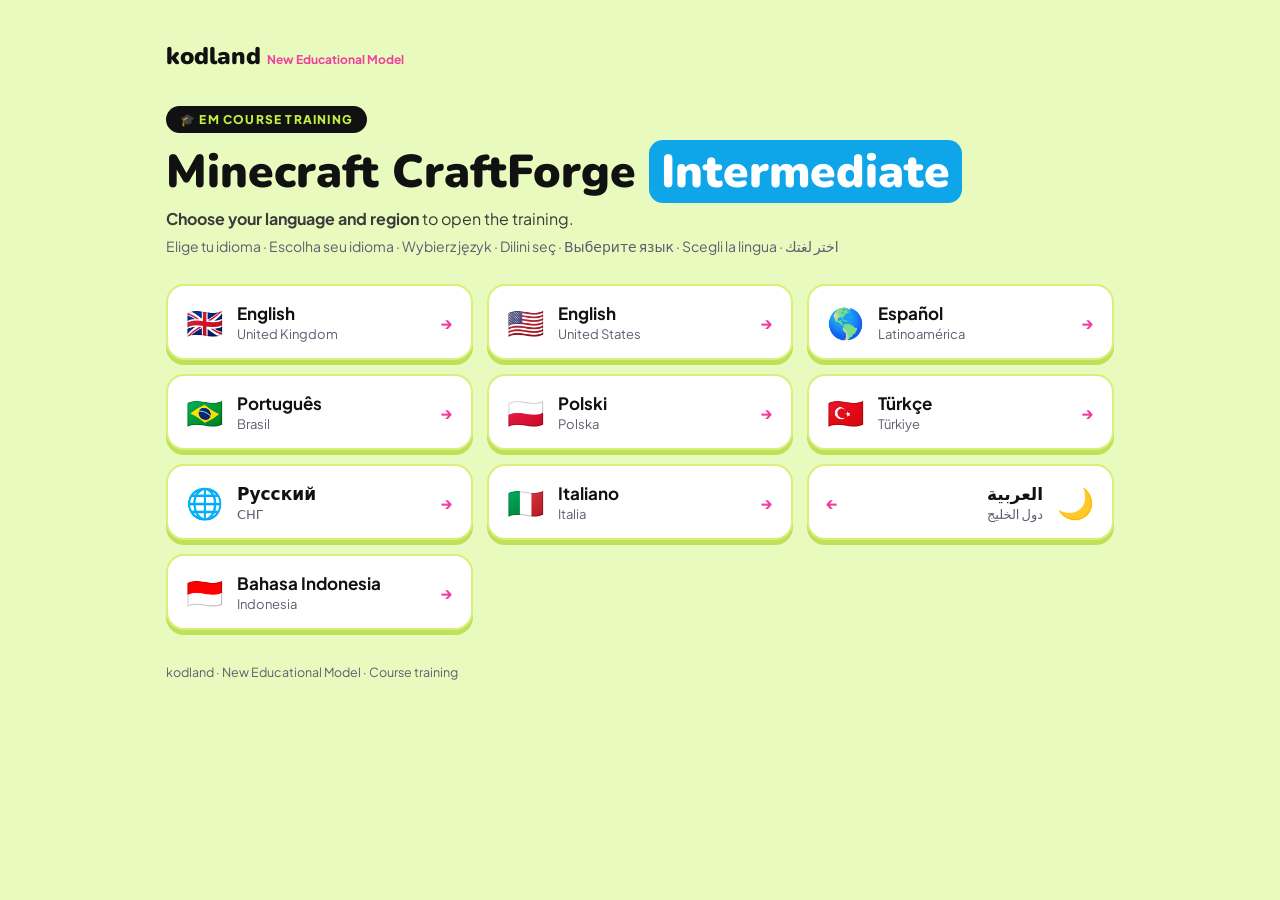
<file: index.html>
<!doctype html>
<html lang="en">
<head>
<meta charset="utf-8">
<meta name="viewport" content="width=device-width, initial-scale=1">
<title>Minecraft CraftForge Intermediate · EM course training</title>
<link rel="preconnect" href="https://fonts.googleapis.com">
<link rel="preconnect" href="https://fonts.gstatic.com" crossorigin>
<link href="https://fonts.googleapis.com/css2?family=Nunito:wght@700;800;900&family=Plus+Jakarta+Sans:wght@400;500;600;700;800&display=swap" rel="stylesheet">
<style>
/* Language and region page: each card opens the training for that region (training.html?lang=xx) */
*{box-sizing:border-box}
body{margin:0;min-height:100vh;background:#E8FABD;color:#111;font-family:'Plus Jakarta Sans',system-ui,sans-serif}
.wrap{max-width:980px;margin:0 auto;padding:40px 16px 60px}
.logo{font-family:Nunito,sans-serif;font-weight:900;font-size:24px}.logo small{font-family:'Plus Jakarta Sans',sans-serif;font-weight:700;font-size:12px;color:#F03D9E;margin-left:6px}
.kick{display:inline-block;margin-top:34px;background:#111;color:#C4F046;font-weight:800;font-size:12px;letter-spacing:.1em;text-transform:uppercase;border-radius:999px;padding:6px 14px}
h1{font-family:Nunito,sans-serif;font-weight:900;font-size:clamp(30px,5vw,46px);line-height:1.1;margin:14px 0 10px}
h1 span{background:var(--c);color:#fff;border-radius:14px;padding:0 12px}
.sub{font-size:16px;color:#3a3a3a;margin:0 0 6px}
.sub2{font-size:14px;color:#5b6070;margin:0 0 26px;line-height:1.7}
.grid{display:grid;grid-template-columns:repeat(auto-fill,minmax(270px,1fr));gap:14px}
a.lang{display:flex;gap:14px;align-items:center;background:#fff;border:2px solid #D8F07A;box-shadow:0 5px 0 #BFE15A;border-radius:18px;padding:16px 18px;text-decoration:none;color:#111;transition:transform .12s,box-shadow .12s}
a.lang:hover{transform:translateY(-2px);box-shadow:0 7px 0 #BFE15A;border-color:#111}
a.lang i{font-style:normal;font-size:30px;line-height:1}
a.lang b{display:block;font-size:17px}
a.lang small{display:block;color:#5b6070;font-size:13px;margin-top:2px}
a.lang em{margin-left:auto;font-style:normal;font-weight:800;color:#F03D9E}
a.lang[dir=rtl] em{margin-left:0;margin-right:auto}
.foot{margin-top:34px;font-size:12.5px;color:#5b6070}
</style>
</head>
<body style="--c:#0EA5E9">
<div class="wrap">
  <div class="logo">kodland<small>New Educational Model</small></div>
  <span class="kick">🎓 EM course training</span>
  <h1>Minecraft CraftForge <span>Intermediate</span></h1>
  <p class="sub"><b>Choose your language and region</b> to open the training.</p>
  <p class="sub2">Elige tu idioma · Escolha seu idioma · Wybierz język · Dilini seç · Выберите язык · Scegli la lingua · اختر لغتك</p>
  <div class="grid" id="langs"></div>
  <p class="foot">kodland · New Educational Model · Course training</p>
</div>
<script>
// Languages and regions of this training: [lang code for training.html, flag, language, region]
const LANGS = [
  ['en', '🇬🇧', 'English', 'United Kingdom'],
  ['en-US', '🇺🇸', 'English', 'United States'],
  ['es', '🌎', 'Español', 'Latinoamérica'],
  ['pt', '🇧🇷', 'Português', 'Brasil'],
  ['pl', '🇵🇱', 'Polski', 'Polska'],
  ['tr', '🇹🇷', 'Türkçe', 'Türkiye'],
  ['ru', '🌐', 'Русский', 'СНГ'],
  ['it', '🇮🇹', 'Italiano', 'Italia'],
  ['ar', '🌙', 'العربية', 'دول الخليج'],
  ['id', '🇮🇩', 'Bahasa Indonesia', 'Indonesia']
];
document.getElementById('langs').innerHTML = LANGS.map(l =>
  `<a class="lang" href="training.html?lang=${l[0]}" lang="${l[0]}" ${l[0] === 'ar' ? 'dir="rtl"' : ''}><i>${l[1]}</i><span><b>${l[2]}</b><small>${l[3]}</small></span><em>${l[0] === 'ar' ? '←' : '→'}</em></a>`).join('');
</script>
</body>
</html>
</file>
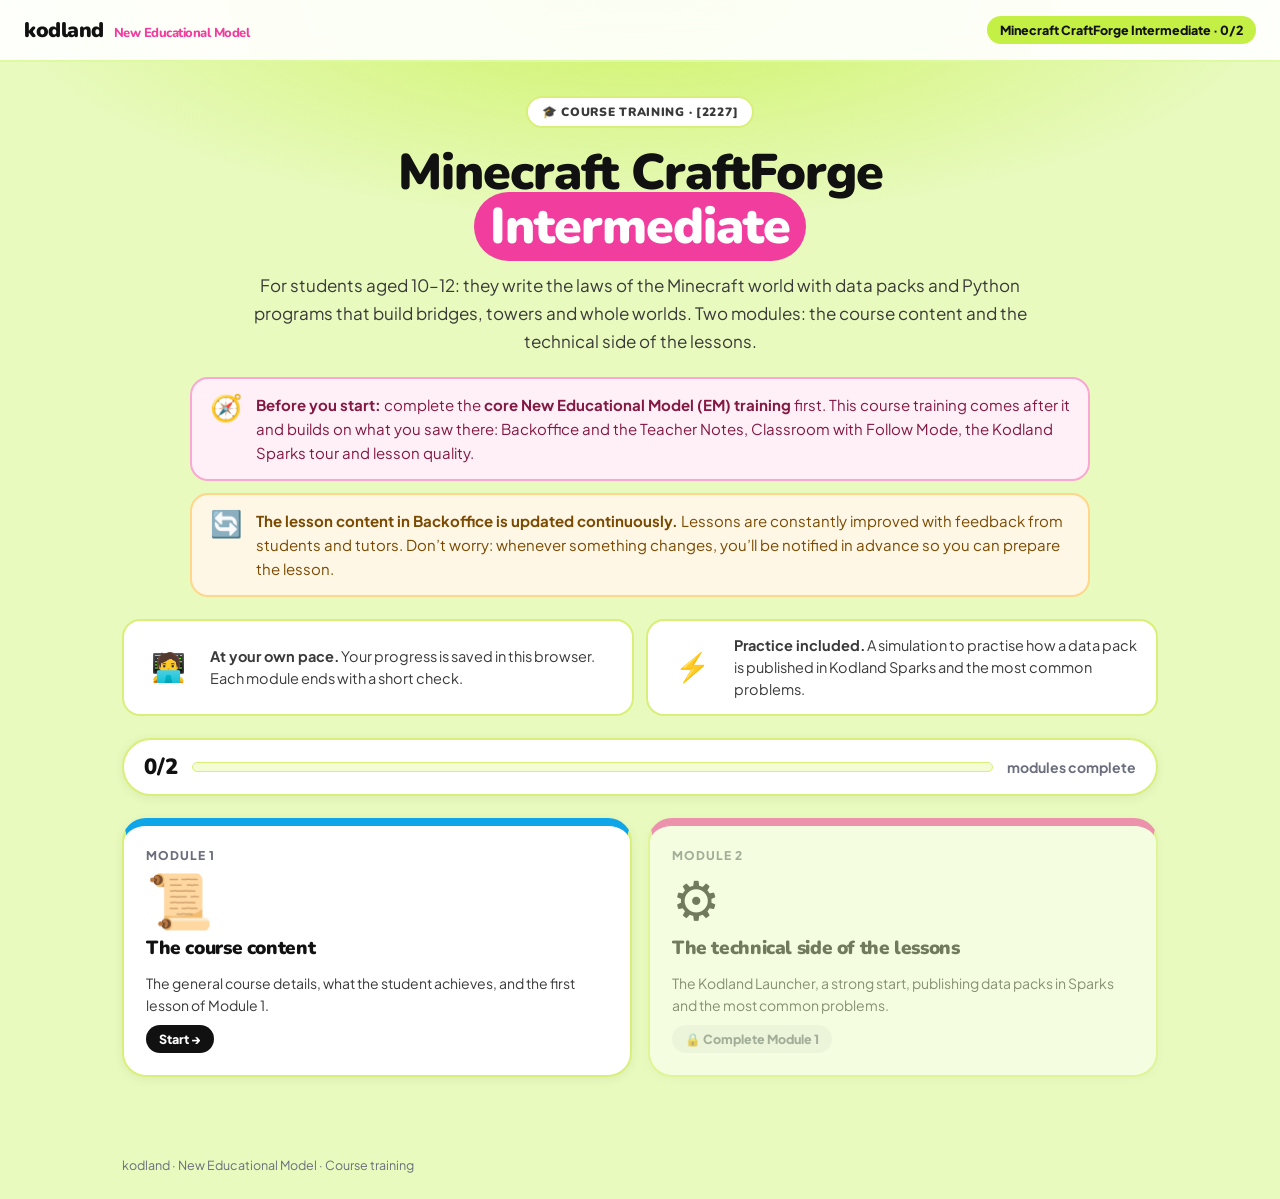
<file: training.html>
<!doctype html>
<html lang="en">
<head>
<meta charset="utf-8">
<meta name="viewport" content="width=device-width, initial-scale=1">
<title>EM</title>
<script>
/* Language: ?lang=xx loads assets/content-xx.js (falls back to the base version, content-en.js) */
(function(){ var m = /[?&]lang=([a-z]{2}(?:-[A-Za-z]{2})?)/.exec(location.search); window.LANG = m ? m[1] : 'en';
  document.write('<script src="assets/content-' + LANG + '.js"><\/script>'); })();
</script>
<script>if (!window.COURSE){
  if (LANG !== 'en') document.addEventListener('DOMContentLoaded', function(){ var b = document.createElement('div');
    b.style.cssText = 'position:fixed;left:0;right:0;bottom:0;z-index:99999;background:#E5484D;color:#fff;font:600 14px/1.4 system-ui,sans-serif;padding:10px 16px;text-align:center';
    b.textContent = '⚠ assets/content-' + LANG + '.js could not be loaded (missing file or an error inside it). Showing the base version (content-en.js) instead.'; document.body.appendChild(b); });
  window.LANG = 'en'; document.write('<script src="assets/content-en.js"><\/script>'); }</script>
<link rel="preconnect" href="https://fonts.googleapis.com">
<link rel="preconnect" href="https://fonts.gstatic.com" crossorigin>
<link href="https://fonts.googleapis.com/css2?family=Nunito:wght@700;800;900&family=Plus+Jakarta+Sans:wght@400;500;600;700;800&display=swap" rel="stylesheet">
<link rel="stylesheet" href="shared/course.css">
<script src="shared/td-gate.js" defer></script>
</head>
<body>
<nav class="nav" id="nav"></nav>
<main id="view"></main>
<div class="ovl" id="modal"></div>
<canvas id="confetti"></canvas>
<footer class="foot"><span id="footTxt"></span><button id="devLink"></button></footer>
<script src="shared/course-engine.js"></script>
<script src="shared/td-time.js"></script>
</body>
</html>
</file>
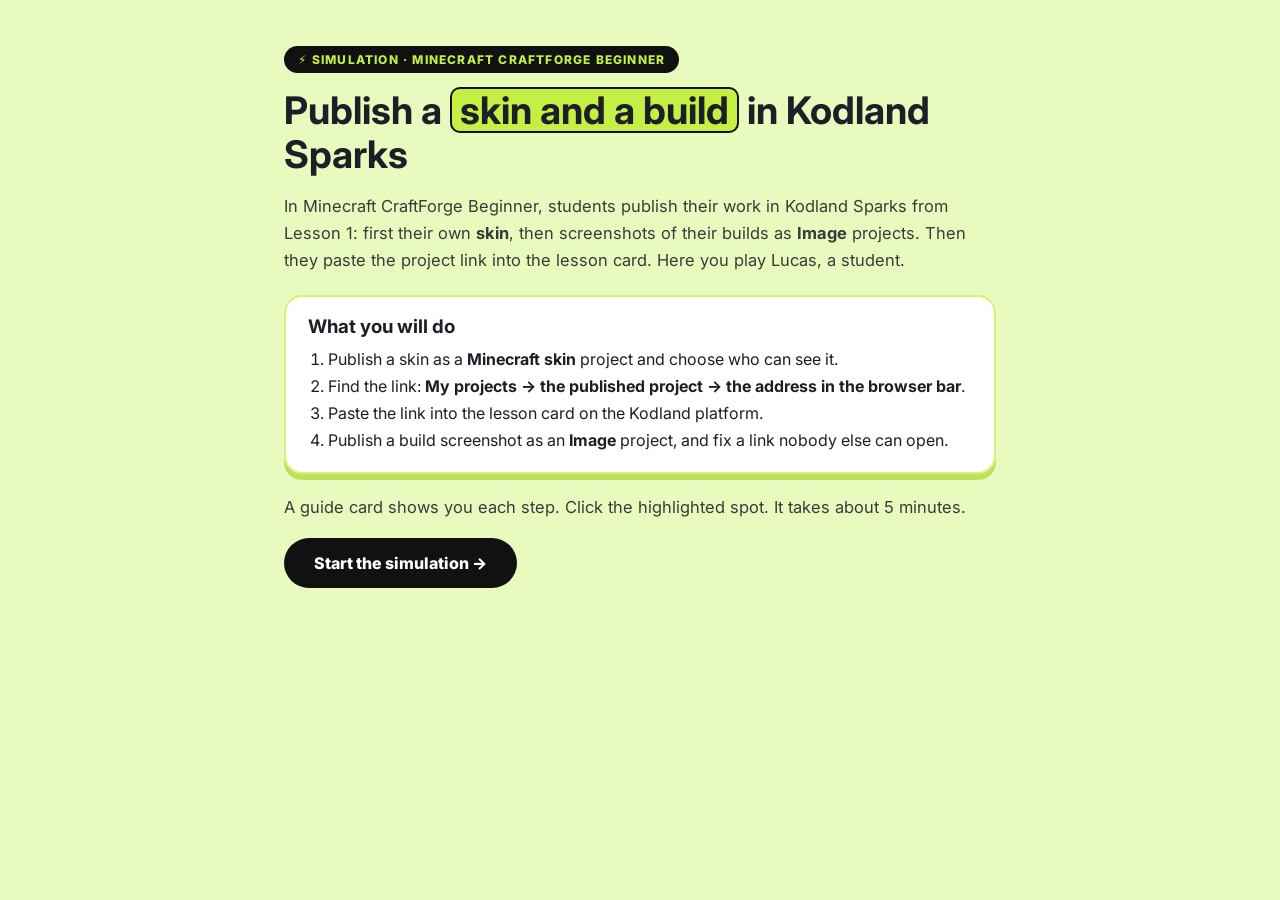
<file: minecraft-publish/Minecraft_Publish.html>
<!doctype html>
<html lang="en">
<head>
<meta charset="utf-8">
<meta name="viewport" content="width=device-width, initial-scale=1">
<title>Kodland Sparks · Publish a Minecraft project</title>
<script>
/* Language: ?lang=xx loads assets/content-xx.js (falls back to English, the base version)
   Flow: ?flow=image (Beginner: a skin and a build published in Kodland Sparks) or ?flow=datapack (Intermediate: a data pack published from the Kodland Launcher) */
(function(){ var m = /[?&]lang=([a-z]{2}(?:-[A-Za-z]{2})?)/.exec(location.search); window.LANG = m ? m[1] : 'en';
  var f = /[?&]flow=(image|datapack)/.exec(location.search); window.FLOW = f ? f[1] : 'image';
  document.write('<script src="assets/content-' + LANG + '.js"><\/script>'); })();
</script>
<script>if (!window.CONTENT){
  if (LANG !== 'en') document.addEventListener('DOMContentLoaded', function(){ var b = document.createElement('div');
    b.style.cssText = 'position:fixed;left:0;right:0;bottom:0;z-index:99999;background:#E5484D;color:#fff;font:600 14px/1.4 system-ui,sans-serif;padding:10px 16px;text-align:center';
    b.textContent = '⚠ assets/content-' + LANG + '.js could not be loaded (missing file or an error inside it). Showing the base version (content-en.js) instead.'; document.body.appendChild(b); });
  window.LANG = 'en'; document.write('<script src="assets/content-en.js"><\/script>'); }</script>
<link rel="preconnect" href="https://fonts.googleapis.com">
<link href="https://fonts.googleapis.com/css2?family=Inter:wght@400;500;600;700;800&display=swap" rel="stylesheet">
<style>
/* Replicas of Kodland Sparks v0.11.0 (light), the Kodland Launcher 0.8.20 (dark) and the lesson card on the Kodland platform, plus the guide layer */
*{box-sizing:border-box}
html,body{margin:0;height:100%;overflow:hidden;background:#fff;color:#1d1f27;font-family:Inter,system-ui,sans-serif}
body{display:flex;flex-direction:column}
#scroller{flex:1;overflow:auto;position:relative}
button{font:inherit;cursor:pointer;border:0;background:none;color:inherit}
/* Window strip (tabs) + browser address bar */
.win{flex:0 0 auto;background:#dfe3ea;padding:6px 10px 0;display:flex;gap:6px;align-items:flex-end}
.win button{background:#eef1f5;border-radius:10px 10px 0 0;padding:8px 14px;font-size:13px;font-weight:600;color:#4b5263;max-width:300px;white-space:nowrap;overflow:hidden;text-overflow:ellipsis}
.win button.cur{background:#fff;color:#111}
.addr{flex:0 0 auto;background:#fff;border-bottom:1px solid #e6e8ee;display:flex;gap:10px;align-items:center;padding:7px 14px}
.addr .nav{color:#9aa0ab;font-size:15px;letter-spacing:6px}
.addr .bar{flex:1;display:flex;align-items:center;gap:8px;background:#f1f3f6;border:2px solid transparent;border-radius:999px;padding:6px 14px;font-size:13.5px;color:#333;min-width:0;text-align:left}
.addr .bar code{flex:1;overflow:hidden;text-overflow:ellipsis;white-space:nowrap;font-family:Inter,system-ui,sans-serif}
.addr .bar.sel{border-color:#7c5cff;background:#fff}.addr .bar.sel code{background:#c9d9ff}
/* Sparks */
.top{flex:0 0 auto;background:#fff;border-bottom:1px solid #eef0f3;display:flex;align-items:center;gap:14px;padding:10px 28px}
.brand b{font-size:17px;font-weight:800}.brand sup{font-size:11px;color:#888}.brand small{display:block;font-size:10.5px;color:#999}
.navl{display:flex;gap:6px;margin:0 auto;align-items:center}
.navl button{padding:8px 13px;border-radius:999px;font-weight:600;font-size:14.5px}
.navl button.cur,.navl button:hover{background:#f3f4f6}
.navl .studio{border:1.5px solid #8fb2f5;color:#3b73f0}
.navl .aih{background:#20b979;color:#fff;display:flex;gap:6px;align-items:center}
.navl .aih i{width:24px;height:24px;border-radius:50%;background:linear-gradient(135deg,#2d5a3d,#9ad1a8);display:inline-block}
.navl .gems{background:#8b5cf6;color:#fff;font-weight:800;min-width:56px}
.av{width:34px;height:34px;border-radius:50%;background:#f59e0b;color:#fff;display:grid;place-items:center;font-weight:800;font-style:normal}
.bell{width:34px;height:34px;border-radius:50%;border:1px solid #eee;display:grid;place-items:center}
main{max-width:1180px;margin:0 auto;padding:22px 28px 160px}
.hero{background:#8b5cf6;color:#fff;border-radius:24px;padding:22px 26px;margin-bottom:22px}
.hero b{font-size:17px}.hero p{margin:6px 0 0;opacity:.9}
.grid{display:grid;grid-template-columns:repeat(4,1fr);gap:14px}
.pc{border:1px solid #ececec;border-radius:18px;overflow:hidden;text-align:left;background:#fff;width:100%}
.pc .th{height:150px;position:relative;display:grid;place-items:center;overflow:hidden}
.pc .tags{position:absolute;left:8px;top:8px;display:flex;gap:6px}
.pc .tags span{background:#fff;border-radius:999px;font-size:11.5px;font-weight:700;padding:3px 8px}
.pc .bd{padding:10px 12px}.pc .bd b{display:block;font-size:14px;margin-top:6px}.pc .bd small{color:#666;font-size:12.5px}
.form{max-width:760px;margin:0 auto;border:1px solid #e6e8ee;border-radius:22px;padding:22px 22px 26px}
.form h2{margin:0 0 4px;font-size:26px;font-weight:600}.form h2 span{color:#3b82f6}
.form .sub{color:#6b7080;margin:0 0 14px;font-size:14.5px}
.fl{font-weight:600;font-size:14.5px;margin:16px 0 6px;display:block}
.fi{width:100%;border:1px solid #e6e8ee;border-radius:12px;padding:10px 14px;font-size:14.5px;background:#fff;text-align:left;display:block;min-height:42px}
.fi.empty{color:#9aa0ab}
.hint{font-size:12.5px;color:#6b7080;margin-top:5px}
.ptypes{display:grid;grid-template-columns:repeat(3,1fr);gap:12px}
.ptypes button{border:1px solid #eef0f3;border-radius:16px;padding:16px 12px;text-align:center;min-height:120px}
.ptypes button i{font-style:normal;font-size:24px;display:block}
.ptypes button b{display:block;margin:8px 0 4px;font-weight:600}
.ptypes button small{font-size:12.5px;color:#6b7080;line-height:1.4;display:block}
.ptypes button.sel{background:#f3f3f4;border-color:#222}
.drop{border:0;background:#f7f7f8;border-radius:16px;padding:20px;text-align:center;color:#6b7080;width:100%}
.drop b{color:#1d1f27}
.drop.done{background:#f3fbf6;border:1px solid #bfe8cc;color:#227a45;display:flex;gap:14px;align-items:center;text-align:left}
.model{display:grid;grid-template-columns:1fr 1fr;gap:8px}
.model span{border:1px solid #eef0f3;border-radius:999px;padding:11px;text-align:center;font-weight:600}
.model span.sel{background:#f3f3f4;border-color:#222}
.chipsr{display:flex;gap:8px;flex-wrap:wrap}
.chipsr span{border:1px solid #bbb;border-radius:999px;padding:7px 12px;font-size:14px}
.frcol{display:flex;gap:10px;flex-wrap:wrap;margin-top:8px}
.frcol span{border-radius:999px;padding:6px 12px;font-size:14px;color:#aaa}
.frcol span.def{border:1px solid #333;color:#111}
.vis{display:grid;grid-template-columns:repeat(3,1fr);gap:10px}
.vis button{border:1px solid #d9e2f5;border-radius:14px;padding:12px;text-align:left;min-height:96px}
.vis button b{display:block;margin:6px 0 4px;font-size:14px}
.vis button small{font-size:12px;color:#6b7080;line-height:1.4;display:block}
.vis .pubv b,.vis .frv b{color:#3b73f0}
.vis button.sel{background:#eff5ff;border-color:#3b82f6}
.vis .mev.sel{background:#f3f3f3;border-color:#bbb}
.tg{display:flex;gap:14px;align-items:center;border:1px solid #eef0f3;border-radius:16px;padding:14px 16px;margin-top:12px;text-align:left;width:100%}
.tg div{flex:1}.tg b{display:block;font-weight:600;font-size:15px}.tg small{font-size:12.5px;color:#6b7080;line-height:1.45;display:block;margin-top:3px}
.tg i{width:46px;height:26px;border-radius:999px;background:#e9edf5;position:relative;flex:0 0 46px}
.tg i::after{content:"";position:absolute;left:3px;top:3px;width:20px;height:20px;border-radius:50%;background:#fff;box-shadow:0 1px 3px rgba(0,0,0,.25)}
.tg.on i{background:#3b82f6}.tg.on i::after{left:23px}
.tg.dc.on{background:#f3f7ff;border-color:#8fb2f5}
.bigpub{width:100%;margin-top:18px;background:#8b5cf6;color:#fff;border-radius:999px;padding:13px;font-weight:800;font-size:16px}
.bigsave{width:100%;margin-top:18px;border:1px solid #e6e8ee;border-radius:999px;padding:12px;font-weight:600}
.proj{max-width:900px;margin:0 auto}
.proj h1{font-size:30px;margin:0 0 14px}
.proj .img{border-radius:22px;overflow:hidden;display:grid;place-items:center}
.pacts{display:flex;gap:10px;justify-content:center;margin:14px 0}
.pacts span,.pacts button{border:1px solid #eee;border-radius:999px;padding:7px 14px;font-weight:600;font-size:14px}
.pacts .edit{background:#f1f1f3}
.pacts .pubtag{background:#eefaf1;border-color:#bfe8cc;color:#2f9d52}
.byline{display:flex;justify-content:space-between;color:#666;font-size:14px;align-items:center}
.byline span{display:flex;gap:8px;align-items:center}
/* Profile ("My projects") */
.prof{display:flex;gap:18px;align-items:center;margin-bottom:22px}
.prof .av{width:80px;height:80px;font-size:30px}.prof h1{margin:0;font-size:26px}.prof small{color:#777;display:block}
.prof .views{display:inline-block;margin-top:6px;background:#f3f4f6;border-radius:999px;padding:2px 10px;font-size:12.5px;color:#555}
.mywrap{display:grid;grid-template-columns:320px 1fr;gap:18px;align-items:start}
.box{border:1px solid #ececec;border-radius:18px;margin-bottom:14px;overflow:hidden}
.box h4{margin:0;padding:12px 16px;border-bottom:1px solid #f0f0f0;font-size:14.5px}
.box .in{padding:12px 16px;font-size:13.5px;color:#666}
.box .tabs2{display:flex;gap:6px;margin-bottom:10px}.box .tabs2 span{flex:1;text-align:center;border-radius:999px;padding:6px;font-size:12.5px}.box .tabs2 span:first-child{background:#eee;color:#222}
.mygrid{display:grid;grid-template-columns:repeat(3,1fr);gap:14px}
/* Lesson card on the Kodland platform */
.plat{background:#2b2f3c;min-height:calc(100vh - 92px);padding:26px 20px 160px;color:#e8eaf0}
.plat .pw{max-width:760px;margin:0 auto}
.plat .gif{display:block;width:100%;max-width:620px;margin:0 auto 22px;border-radius:14px;box-shadow:0 10px 30px rgba(0,0,0,.35)}
.plat h3{margin:0 0 12px;font-size:17px;font-weight:700}
.plat .ans{width:100%;min-height:150px;background:transparent;border:1.5px solid #8b90a0;border-radius:16px;padding:14px 16px;text-align:left;vertical-align:top;color:#9aa0b0;font-size:15px;display:block;word-break:break-all}
.plat[dir=rtl] .ans{text-align:right}
.plat .ans.filled{color:#fff;border-color:#C4F046}
.plat .cnt{font-size:13px;color:#aab0bd;margin-top:10px}
/* Kodland Launcher 0.8.20 (dark) */
.ln{min-height:calc(100vh - 40px);padding-bottom:160px;background:radial-gradient(1200px 600px at 60% 20%,#1d2040 0%,#121426 60%,#0e1020 100%);color:#e8eaf0}
.lhd{display:flex;align-items:center;padding:10px 16px;font-size:11.5px;letter-spacing:.12em;color:#aab0c4;font-weight:700}
.lhd small{letter-spacing:0;font-weight:500;margin-left:6px}.lhd u{margin-left:10px;letter-spacing:0;font-weight:500}
.lhd .lang{margin-left:auto;background:#2a2e44;border-radius:999px;padding:5px 12px;letter-spacing:0;color:#fff;font-weight:600;font-size:12.5px}
.ltabs{display:flex;justify-content:center;gap:24px;border-bottom:1px solid #262a40}
.ltabs button{padding:8px 4px 10px;font-weight:700;color:#9aa0b8;border-bottom:2px solid transparent}
.ltabs button.cur{color:#fff;border-color:#8b5cf6}
.lplay{display:grid;grid-template-columns:230px 1fr 230px;gap:16px;padding:18px 16px}
.lplay h6{margin:0 0 12px;font-size:11px;letter-spacing:.12em;color:#9aa0b8}
.wcard{display:flex;gap:10px;align-items:center;background:#22253a;border-radius:16px;padding:12px;margin-bottom:10px;border:1px solid transparent}
.wcard.sel{border-color:#8b5cf6;background:#272a45}
.wcard i{width:36px;height:36px;border-radius:8px;flex:0 0 36px;font-style:normal;display:grid;place-items:center;font-size:18px}
.wcard b{display:block;font-size:14px}.wcard small{color:#9aa0b8;font-size:11.5px}
.banner{border-radius:18px;padding:20px 22px;background:linear-gradient(120deg,#20254a,#3b2a6b 55%,#1b6a8a);display:flex;gap:16px;align-items:center}
.banner div{flex:1}.banner b{font-size:22px;display:block;margin-bottom:6px}.banner p{margin:0;font-size:13px;color:#d8dcf0;line-height:1.45}
.banner span{border:1px solid #e8eaf0;border-radius:999px;padding:9px 16px;font-weight:700;font-size:13px;white-space:nowrap}
.wrow{margin-top:10px;background:#22253a;border-radius:16px;padding:12px 14px;display:flex;align-items:center;gap:12px}
.wrow i{width:44px;height:44px;border-radius:50%;background:linear-gradient(#5aa0e8,#3c8a3c);flex:0 0 44px}
.wrow div{flex:1}.wrow b{display:block}.wrow small{color:#9aa0b8;font-size:12px}
.lplaybtn{background:#7c5cff;color:#fff;border-radius:999px;padding:9px 20px;font-weight:800}
.signed{font-size:11px;letter-spacing:.12em;color:#9aa0b8;font-weight:700}
.signed .av{background:#6f6cf6;width:40px;height:40px;margin-top:12px}
.lsub{display:flex;align-items:center;gap:12px;padding:10px 16px}
.lsub .back{border:1px solid #3a3f5a;border-radius:999px;padding:5px 12px;font-size:13px;font-weight:600}
.lsub b{font-size:14px}.lsub .nm{font-size:15.5px;font-weight:800}
.lsub .sp{flex:1}
.lstrip{background:#2a2350;padding:7px 16px;font-size:13px;color:#e8e4ff}
.lbtn{border:1px solid #c9cbe0;border-radius:999px;padding:7px 15px;font-weight:700;font-size:13.5px}
.lsave{background:#7c5cff;color:#fff;border-radius:999px;padding:8px 18px;font-weight:800;font-size:13.5px}
.lopen{color:#8b7bff;font-weight:600;font-size:13.5px}
.packs{padding:14px 16px}
.packs .ph{display:flex;align-items:center;margin-bottom:14px}.packs .ph b{font-size:13px;flex:1}
.packs .ph span{background:#7c5cff;border-radius:999px;padding:8px 14px;font-weight:700;font-size:13px}
.pkgrid{display:grid;grid-template-columns:repeat(auto-fill,minmax(230px,1fr));gap:16px}
.pk{border:1px solid #2f3350;border-radius:18px;overflow:hidden;background:#171a2e}
.pk .pv{height:190px;display:grid;place-items:center;font-size:24px;letter-spacing:6px}
.pk .pb{background:#22253a;padding:12px 14px}.pk .pb b{display:block}.pk .pb small{color:#9aa0b8;display:block;margin:6px 0 10px}
.pk .row{display:flex;gap:8px}.pk .row span{flex:1;text-align:center;background:#34375a;border-radius:999px;padding:6px;font-size:12.5px;font-weight:700}
.pk .row button{border:1px solid #3a3f5a;border-radius:999px;padding:6px 12px;font-size:12.5px;font-weight:700}
.pk .del{display:block;text-align:center;color:#9aa0b8;font-size:12px;margin-top:8px}
.pk.make{display:grid;place-items:center;color:#9aa0b8;font-weight:700;min-height:280px}
.ed{display:grid;grid-template-columns:170px 1fr;gap:12px;padding:12px 10px}
.ed aside h6{margin:4px 6px 8px;font-size:11px;letter-spacing:.1em;color:#9aa0b8}
.ed aside span{display:block;background:#262a40;border-radius:999px;padding:7px 12px;font-size:13px;margin-bottom:8px}
.ed aside span.add{background:none;border:1px solid #2f3350;text-align:center}
.rcp{background:#1f2235;border-radius:16px;padding:16px 18px}
.rcp .top2{display:flex}.rcp .top2 b{flex:1}.rcp .top2 small{color:#9aa0b8}
.pills{display:flex;gap:8px;flex-wrap:wrap;margin:10px 0}.pills span{background:#2c3048;border-radius:999px;padding:6px 12px;font-size:12.5px;font-weight:700}.pills span.on{background:#7c5cff}
.rgrid{display:flex;gap:60px;flex-wrap:wrap;margin-top:8px}
.rgrid h6{margin:0 0 8px;font-size:12.5px;color:#d8dcf0}
.cg{display:grid;grid-template-columns:repeat(3,38px);gap:6px}
.cg i{width:38px;height:38px;border-radius:9px;border:1.5px dashed #3a3f5a;display:grid;place-items:center;font-style:normal;font-size:18px}
.cg i.f{border-style:solid;background:#2c3048}
.res{display:flex;gap:10px;align-items:center}.res i{width:46px;height:46px;border-radius:9px;background:#2c3048;display:grid;place-items:center;font-style:normal;font-size:22px}
.res span{background:#2c3048;border-radius:999px;padding:7px 20px}
.rcp .nm2{margin-top:14px;background:#2c3048;border-radius:999px;padding:9px 14px;color:#8a8fa8;max-width:360px}
.dlg{position:absolute;inset:0;z-index:30;background:rgba(5,6,14,.55);display:grid;place-items:center}
.dlg .bx{width:min(370px,92vw);background:#23263a;color:#e8eaf0;border:1px solid #33375a;border-radius:18px;padding:16px 18px}
.dlg h3{margin:0 0 12px;font-size:14.5px}
.dlg label{display:block;font-size:12.5px;margin:10px 0 6px;color:#d8dcf0}
.dlg .in{width:100%;background:#2c3048;border-radius:999px;padding:8px 12px;font-size:13px;text-align:left;color:#fff;display:block;min-height:34px}
.dlg .in.empty{color:#8a8fa8}
.dlg .ta{border-radius:14px;min-height:52px;color:#8a8fa8}
.who{display:grid;grid-template-columns:1fr 1fr;gap:8px}
.who button{border:1px solid #3a3f5a;border-radius:999px;padding:7px;font-weight:700;font-size:13px;background:#2c3048}
.who button.sel{border-color:#9b8cff;background:#34306a}
.dlg .acts{display:flex;justify-content:flex-end;gap:8px;margin-top:14px}
.dlg .acts button{border:1px solid #c9cbe0;border-radius:999px;padding:7px 14px;font-weight:700;font-size:13px}
.dlg .acts .pp{background:#7c5cff;border-color:#7c5cff;color:#fff}
.dlg .ok{color:#4ade80;font-size:13px;margin:0 0 10px}
.dlg code{display:block;background:#2c3048;border-radius:12px;padding:9px 12px;font-size:11.5px;word-break:break-all;color:#e8eaf0}
.dlg .gem{color:#facc15;font-weight:700;font-size:13px;margin:10px 0 0}
/* Guide layer */
#spot{position:fixed;z-index:40;pointer-events:none;border-radius:14px;box-shadow:0 0 0 4px #C4F046,0 0 0 9999px rgba(17,17,17,.35);display:none}
#coach{position:fixed;z-index:50;right:18px;bottom:18px;width:370px;max-width:calc(100vw - 36px);background:#fff;color:#1d1f27;border-radius:18px;box-shadow:0 18px 50px rgba(0,0,0,.3),0 0 0 2px #111;border-top:6px solid #C4F046;padding:16px 18px}
#coach .cs{font-size:11px;font-weight:800;letter-spacing:.08em;text-transform:uppercase;color:#5E7F07}
#coach h4{margin:6px 0 6px;font-size:17px}
#coach .ct{font-size:14px;line-height:1.55;color:#3a4052}
#coach .ct ul{margin:6px 0;padding-left:0;padding-inline-start:18px}
code{direction:ltr;unicode-bidi:isolate}
#coach .cf{display:flex;justify-content:space-between;align-items:center;margin-top:12px;gap:8px}
#coach .hint{font-size:12.5px;color:#5E7F07;font-weight:700}
#coach .nx{background:#111;color:#fff;border-radius:999px;padding:9px 16px;font-weight:700}
#coach .nx:hover{background:#F03D9E}
#toast{position:fixed;z-index:60;top:96px;left:50%;transform:translateX(-50%);display:flex;flex-direction:column;gap:8px;align-items:center}
#toast div{border-radius:14px;padding:10px 18px;font-weight:700;font-size:14px;box-shadow:0 8px 24px rgba(0,0,0,.15);animation:tin .3s}
#toast .ok{background:#e8f8ee;color:#227a45;border:1px solid #bfe8cc}#toast .gem{background:#8b5cf6;color:#fff}#toast .no{background:#fff7e6;color:#7a4a00;border:1px solid #ffd68a}
@keyframes tin{from{opacity:0;transform:translateY(-8px)}to{opacity:1}}
#intro,#end{position:fixed;inset:0;z-index:70;background:#E8FABD;display:none;overflow:auto}
.iw{max-width:760px;margin:0 auto;padding:46px 24px}
.ik{display:inline-block;background:#111;color:#C4F046;font-weight:800;font-size:12px;letter-spacing:.1em;text-transform:uppercase;border-radius:999px;padding:6px 14px}
.iw h1{font-size:38px;line-height:1.15;margin:16px 0 12px}.iw h1 span{background:#C4F046;padding:0 10px;border-radius:10px;box-shadow:0 0 0 2px #111 inset}
.iw p{font-size:16.5px;line-height:1.65;color:#3a3a3a}
.ib{background:#fff;border:2px solid #D8F07A;box-shadow:0 6px 0 #BFE15A;border-radius:18px;padding:18px 22px;margin:20px 0}
.ib h3{margin:0 0 8px}.ib ol,.ib ul{margin:0;padding-left:20px;line-height:1.7}
.ibtn{background:#111;color:#fff;border-radius:999px;padding:15px 30px;font-weight:800;font-size:16px}
.ibtn:hover{background:#F03D9E}
@media (max-width:860px){.grid{grid-template-columns:repeat(2,1fr)}.ptypes,.vis{grid-template-columns:1fr}.navl button:not(.cur){display:none}.lplay{grid-template-columns:1fr}.lplay>div:last-child{display:none}.mywrap{grid-template-columns:1fr}.mygrid{grid-template-columns:repeat(2,1fr)}.ed{grid-template-columns:1fr}}
</style>
</head>
<body>
<nav class="win" id="win"></nav>
<div class="addr" id="addr"></div>
<header class="top" id="top"></header>
<div id="scroller"><main id="app"></main><div id="dlg"></div></div>
<div id="spot"></div>
<div id="coach"></div>
<div id="toast"></div>
<div id="intro"></div>
<div id="end"></div>
<script>
'use strict';
const T = CONTENT.ui, F = CONTENT.flows[FLOW], ST = F.steps;
document.documentElement.lang = CONTENT.lang;
// Arabic and other right-to-left languages: CONTENT.dir = 'rtl' in the language file (the replicated interfaces stay left-to-right)
if (CONTENT.dir === 'rtl') ['#coach', '#intro', '#end'].forEach(s => { const el = document.querySelector(s); if (el) el.dir = 'rtl'; });
document.title = T.title;
const $ = (s, r = document) => r.querySelector(s);

/* ---------- Minecraft-style pictures drawn as pixel blocks ---------- */
const TOWER = ['................','.......yy.......','......yyyy......','.....wwwwww.....','.....w....w.....','.....wwwwww.....','......b..b......','......bllb......','......b..b......','......bllb......','......b..b......','......bllb......','......b..b......','gggggggggggggggg','dddddddddddddddd'];
const HOUSE = ['.......rr.......','......rrrr......','.....rrrrrr.....','....rrrrrrrr....','....bbbbbbbb....','....bwwbbwwb....','....bbbbbbbb....','....bbbddbbb....','....bbbddbbb....','gggggggggggggggg','dddddddddddddddd'];
const SKIN = ['....hhhhhhhh....','....hhhhhhhh....','....hsssssshh...','....sewsswes....','....ssssssss....','....ssmmmmss....','....cccccccc....','..aacccyycccaa..','..aaccccccccaa..','..sscccyycccss..','..ss.cccccc.ss..','.....pppppp.....','.....ppp.ppp....','.....ppp.ppp....','.....kkk.kkk....'];
const COL = { '.':null, y:'#facc15', w:'#e5e7eb', b:'#a16207', l:'#78350f', g:'#22c55e', d:'#7c4a1e', r:'#b91c1c',
  h:'#3f2a14', s:'#e0ac7e', e:'#1d4ed8', m:'#9a5b3c', c:'#16a34a', a:'#15803d', p:'#1e3a8a', k:'#374151' };
const pixel = (rows, bg, size) => { const w = rows[0].length, h = rows.length, c = size / Math.max(w, h);
  return `<svg width="${w * c}" height="${h * c}" viewBox="0 0 ${w} ${h}" shape-rendering="crispEdges" style="background:${bg};display:block">${rows.map((r, y) => [...r].map((ch, x) => COL[ch] ? `<rect x="${x}" y="${y}" width="1" height="1" fill="${COL[ch]}"/>` : '').join('')).join('')}</svg>`; };

/* ---------- State ---------- */
const S = { tab:'main', step:0, screen:FLOW === 'image' ? 'feed' : 'lplay',
  ptype:null, part:'skin', title:'', uploaded:false, vis:'public', fixing:false, done:{}, old:{ vis:'me' },
  copied:false, pasted:false, dlg:null, gems:3, packVis:'public', published:false, sparks:false };
const SLUG = { skin:'cmskin5k01sparks', image:'cmtower8x01sparks', old:'cmhouse4q02sparks', pack:'cmlawpack3q02sparks' };
const url = key => `https://portfolio.kodland.org/${T.studentNick}/${SLUG[key]}`;

/* ---------- Guided steps: what to click (act) and where (target). Texts: CONTENT.flows[flow].steps[id] ---------- */
const STEPS = FLOW === 'image' ? [
  { id:'start', next:true },
  { id:'navPublish', act:'nav:new', target:'#nNew' },
  { id:'typeSkin', act:'type:skin', target:'#ptSkin' },
  { id:'title', act:'title', target:'#fTitle' },
  { id:'model', next:true, target:'#fModel' },
  { id:'upload', act:'upload', target:'#fUpload' },
  { id:'visibility', next:true, target:'#fVis' },
  { id:'visPublic', act:'vis:public', target:'#vPub' },
  { id:'toggles', next:true, target:'#fTg' },
  { id:'publish', act:'submit', target:'#bSubmit' },
  { id:'findMy', act:'nav:my', target:'#nMy' },
  { id:'openSkin', act:'open:skin', target:'#cSkin' },
  { id:'copy', act:'copy', target:'#aBar' },
  { id:'toCard', act:'tab:card', target:'#tCard' },
  { id:'paste', act:'paste', target:'#cAns' },
  { id:'imageIntro', act:'tab:main', target:'#tMain' },
  { id:'navPublish2', act:'nav:new', target:'#nNew' },
  { id:'typeImage', act:'type:image', target:'#ptImage' },
  { id:'title2', act:'title', target:'#fTitle' },
  { id:'upload2', act:'upload', target:'#fUpload' },
  { id:'publish2', act:'submit', target:'#bSubmit' },
  { id:'problem', next:true },
  { id:'myProjects', act:'nav:my', target:'#nMy' },
  { id:'privateCard', act:'open:old', target:'#cOld' },
  { id:'edit', act:'edit', target:'#bEdit' },
  { id:'fixPublic', act:'vis:public', target:'#vPub' },
  { id:'resend', act:'submit', target:'#bSubmit' },
  { id:'done', next:true, target:'#aBar', last:true }
] : [
  { id:'start', next:true },
  { id:'create', act:'ltab:create', target:'#lCreate' },
  { id:'edit', act:'ledit', target:'#lEdit' },
  { id:'editor', next:true, target:'#lTop' },
  { id:'publish', act:'openPub', target:'#lPub' },
  { id:'name', act:'title', target:'#dName' },
  { id:'who', next:true, target:'#dWho' },
  { id:'everyone', act:'vis:public', target:'#dEvery' },
  { id:'submit', act:'submit', target:'#dGo' },
  { id:'copy', act:'copy', target:'#dCopy' },
  { id:'close', act:'close', target:'#dDone' },
  { id:'toCard', act:'tab:card', target:'#tCard' },
  { id:'paste', act:'paste', target:'#cAns' },
  { id:'problem', next:true },
  { id:'backLauncher', act:'tab:main', target:'#tMain' },
  { id:'republish', act:'openPub', target:'#lPub' },
  { id:'fixEveryone', act:'vis:public', target:'#dEvery' },
  { id:'resubmit', act:'submit', target:'#dGo' },
  { id:'lostLink', act:'opensp', target:'#dOpen' },
  { id:'done', next:true, target:'#aBar', last:true }
];

/* ---------- Window strip, address bar and Sparks top bar ---------- */
function chrome(){
  const tabs = [];
  if (FLOW === 'image') tabs.push(['tMain', 'main', '⚡ Kodland Sparks']);
  else { tabs.push(['tMain', 'main', '🟪 Kodland Launcher']); if (S.sparks) tabs.push(['tSp', 'sparks', '⚡ Kodland Sparks']); }
  tabs.push(['tCard', 'card', '📘 ' + T.cardTab]);
  $('#win').innerHTML = tabs.map(t => `<button id="${t[0]}" data-act="tab:${t[1]}" class="${S.tab === t[1] ? 'cur' : ''}">${t[2]}</button>`).join('');
  const inSparks = FLOW === 'image' ? S.tab === 'main' : S.tab === 'sparks', browser = S.tab === 'card' || inSparks;
  let u = T.cardUrl;
  if (inSparks){ const sc = S.screen; u = FLOW === 'datapack' ? url('pack') : sc === 'project' ? url(S.part) : sc === 'oldproj' ? url('old') : sc === 'my' ? `https://portfolio.kodland.org/${T.studentNick}` : sc === 'new' ? 'https://portfolio.kodland.org/projects/new' : 'https://portfolio.kodland.org/feed'; }
  const canCopy = inSparks && (FLOW === 'datapack' || S.screen === 'project' || S.screen === 'oldproj');
  $('#addr').style.display = browser ? '' : 'none';
  $('#addr').innerHTML = `<span class="nav">‹ › ⟳</span><button class="bar ${S.copied && canCopy ? 'sel' : ''}" id="aBar" ${canCopy ? 'data-act="copy"' : ''}>🔒 <code>${u}</code></button>`;
  $('#top').style.display = inSparks ? '' : 'none';
  if (inSparks) $('#top').innerHTML = `<div class="brand"><b>Kodland Sparks</b><sup>α</sup><small>v0.11.0</small></div>
    <nav class="navl"><button>Feed</button><button id="nMy" data-act="nav:my" class="${S.screen === 'my' ? 'cur' : ''}">My projects</button><button id="nNew" data-act="nav:new" class="${S.screen === 'new' ? 'cur' : ''}">Publish project</button><button class="studio">Studio</button><button class="aih"><i></i>AI helper</button><button class="gems">💎 ${S.gems}</button></nav>
    <span class="bell">🔔</span><span class="av">${T.studentInitial}</span>`;
}

/* ---------- Sparks screens ---------- */
const card = (id, title, rows, bg, tags, act) => `<button class="pc" ${id ? `id="${id}"` : ''} ${act ? `data-act="${act}"` : ''}><div class="th" style="background:${bg}">${pixel(rows, bg, 130)}<div class="tags">${tags.map(t => `<span>${t}</span>`).join('')}</div></div><div class="bd"><small>💖 0 ☺</small><b>${title}</b></div></button>`;
function feed(){
  return `<div class="hero"><b>Make your profile yours</b><p>Set an avatar and pick a call sign — everyone sees it on your profile.</p></div>
    <h2 style="font-size:26px;margin:4px 0 12px">Latest Featured Projects</h2>
    <div class="grid">${card('', 'explorador', SKIN, '#e5e7eb', ['Skin'])}${card('', 'spider craft', HOUSE, '#1f2937', ['Skin'])}${card('', 'Boss a frente', TOWER, '#fde68a', ['Music'])}${card('', 'super botellini', SKIN, '#312e81', ['Scratch'])}</div>`;
}
function newProject(){
  const fixing = S.fixing, kind = fixing ? 'image' : S.ptype, skin = kind === 'skin';
  // The 8 project types of Sparks v0.11.0 (only Image and Minecraft skin are used here)
  const types = [['🖼️', 'Image', 'Upload a drawing, picture, GIF or WebP.', 'ptImage', 'image'], ['🐍', 'Python', 'Paste your Python code — visitors can run it in the browser.'], ['🎮', 'Game or Web App', '.sb3 from Scratch or .zip with Unity/Godot/HTML/Python.'],
    ['👾', 'Minecraft skin', 'Upload a 64×64 skin and show it on a 3D model.', 'ptSkin', 'skin'], ['📖', 'Story', 'A page with text, images and embeds'], ['🌐', 'Embed', 'Paste a YouTube, Vimeo, Sketchfab, Tinkercad or Canva link.'],
    ['🐙', 'GitHub', 'Link a public GitHub repository.'], ['📦', 'Other', 'If none of the types above fit — like a Roblox game or a Play Market app.']];
  const title = fixing ? T.oldTitle : S.title, me = S.vis === 'me', pub = S.vis === 'public';
  const file = fixing ? ['house.png', HOUSE, '#bfe3ff'] : skin ? [T.skinFile, SKIN, '#2b2f3a'] : [T.fileName, TOWER, '#bfe3ff'];
  const tg = (on, b, s, cls) => `<div class="tg ${on ? 'on' : ''} ${cls || ''}"><div><b>${b}</b><small>${s}</small></div><i></i></div>`;
  return `<div class="form"><h2>${fixing ? 'Edit' : 'New'} <span>project</span></h2><p class="sub">Pick a project type, fill in the details, and choose who can see it.</p>
    ${fixing ? '' : `<label class="fl">Project type</label><div class="ptypes">${types.map(x => `<button ${x[3] ? `id="${x[3]}" data-act="type:${x[4]}"` : ''} class="${x[4] && x[4] === kind ? 'sel' : ''}"><i>${x[0]}</i><b>${x[1]}</b><small>${x[2]}</small></button>`).join('')}</div>`}
    ${kind ? `<label class="fl">Title</label><button class="fi ${title ? '' : 'empty'}" id="fTitle" data-act="title">${title || '&nbsp;'}</button><div class="hint">${30 - (title || '').length} characters left</div>
      <label class="fl">Description</label><div class="fi empty" style="min-height:62px"></div><div class="hint">240 characters left</div>
      ${skin ? `<div id="fModel"><label class="fl">Model</label><div class="model"><span class="sel">Steve</span><span>Alex</span></div></div>` : ''}
      <label class="fl">${skin ? 'Skin file (PNG)' : 'Drawing'}</label>${fixing || S.uploaded ? `<div class="drop done">${pixel(file[1], file[2], 70)}<div><b>${file[0]}</b><br><small>${T.uploaded}</small></div></div>` : `<button class="drop" id="fUpload" data-act="upload"><b>Choose file</b><br><small>${skin ? '64×64 PNG (legacy 64×32 also works).' : 'PNG, JPG, WebP or GIF up to 5 MB'}</small></button>`}
      <label class="fl">📁 Section</label><div class="fi">No section ▾</div><div class="hint">Sections help group your projects on your profile page.</div>
      <label class="fl">Reactions</label><div class="hint" style="margin:-2px 0 8px">Pick which reactions viewers can leave on this project.</div>
      <div class="chipsr"><span>💖 Heart is always available</span><span>👍</span><span>😁</span><span>🔥</span><span>💀</span><span>🦄</span></div>
      <label class="fl">Appearance</label><div class="hint" style="margin:-2px 0 4px">Choose a frame color to highlight your project card in the feed.</div><div class="hint"><b style="color:#1d1f27">5 of 5 frame slots available</b></div>
      <div class="frcol"><span class="def">● Default</span><span>🔒 Sky</span><span>🔒 Emerald</span><span>🔒 Violet</span><span>🔒 Red</span><span>🔒 Lavender</span><span>🔒 Pink</span><span>🔒 Gray</span></div>
      <div id="fVis"><label class="fl">Visibility</label>
      <div class="vis"><button id="vPub" class="pubv ${pub ? 'sel' : ''}" data-act="vis:public">🌐<b>Public</b><small>Appears in the feed and on your public portfolio.</small></button>
        <button id="vFr" class="frv ${S.vis === 'friends' ? 'sel' : ''}" data-act="vis:friends">👥<b>Friends only</b><small>Visible to your friends, your teachers, and you.</small></button>
        <button id="vMe" class="mev ${me ? 'sel' : ''}" data-act="vis:me">🙈<b>Only me</b><small>Visible only to you on your portfolio.</small></button></div></div>
      <div id="fTg">${me ? '' : tg(false, 'Request feedback', 'Other authors will be able to leave structured feedback on your project. Available for public projects only.')}
        ${tg(false, 'I’m OK with Kodland Sparks using this project in promotions', 'For example, it might appear in our social media, ads, or on the main page to show other kids what’s possible here. You can change this anytime.')}
        ${tg(true, 'Others can modify this project', 'Anyone who can see the project can open their own copy in the Studio and build on it. Your original stays untouched. You can change this anytime.', 'dc')}
        ${pub ? tg(true, 'Take part in the Discord selection', 'Once a day we post the day’s best projects to our Discord server. Keep this on and yours can be picked too. Public projects only.', 'dc') : ''}</div>
      ${me ? `<button class="bigsave" id="bSubmit" data-act="submit">Save</button>` : `<button class="bigpub" id="bSubmit" data-act="submit">1× 💎 Publish</button>`}` : ''}</div>`;
}
function project(){
  if (FLOW === 'datapack') return `<div class="proj"><h1>${T.packName}</h1><div class="img" style="background:#171a2e;color:#e8eaf0;padding:46px 20px;font-size:30px;letter-spacing:8px">🍎 → ▦</div>
    <div class="pacts"><span class="pubtag">🌐 Public</span><span>📦 Data pack</span></div>
    <div class="byline"><span><i class="av" style="width:30px;height:30px;font-size:13px">${T.studentInitial}</i><b>${T.studentNick}</b></span><span>${T.uploaded2}</span></div></div>`;
  const old = S.screen === 'oldproj', key = old ? 'old' : S.part, priv = old ? S.old.vis === 'me' : false;
  const title = old ? T.oldTitle : key === 'skin' ? T.skinTitle : T.towerTitle;
  const pic = key === 'skin' ? `<div style="padding:24px">${pixel(SKIN, '#2b2f3a', 300)}</div>` : pixel(key === 'old' ? HOUSE : TOWER, '#bfe3ff', 320);
  return `<div class="proj"><h1>${title}</h1><div class="img" style="background:${key === 'skin' ? '#2b2f3a' : '#bfe3ff'}">${pic}</div>
    <div class="pacts">${priv ? '<span>Private project</span>' : '<span class="pubtag">🌐 Public</span>'}<span>⭳ Download</span><button class="edit" id="bEdit" data-act="edit">✎ Edit</button></div>
    <div class="byline"><span><i class="av" style="width:30px;height:30px;font-size:13px">${T.studentInitial}</i><b>${T.studentNick}</b></span><span>${T.uploaded2}</span></div></div>`;
}
function my(){
  const cards = (S.done.skin ? card('cSkin', T.skinTitle, SKIN, '#2b2f3a', ['Skin'], 'open:skin') : '')
    + (S.done.image ? card('cTower', T.towerTitle, TOWER, '#bfe3ff', ['PNG'], 'open:image') : '')
    + card('cOld', T.oldTitle, HOUSE, '#bfe3ff', S.old.vis === 'me' ? ['PNG', 'Private project'] : ['PNG'], 'open:old');
  return `<div class="prof"><span class="av">${T.studentInitial}</span><div><h1>${T.studentNick}</h1><small>${T.studentName}</small><span class="views">👁 2</span></div></div>
    <div class="mywrap"><div><div class="box"><h4>Friends</h4><div class="in"><div class="tabs2"><span>Friends (0)</span><span>Subscribers (0)</span></div><div style="text-align:center">No friends yet</div></div></div>
      <div class="box"><h4>Activity</h4><div class="in"><small style="letter-spacing:.06em">OCTOBER 26, 2026</small><br>${T.studentNick} published a project</div></div></div>
      <div class="mygrid">${cards}</div></div>`;
}
/* ---------- The lesson card on the Kodland platform ---------- */
function platform(){
  const C = F.card, link = FLOW === 'datapack' ? url('pack') : url('skin');
  return `<div class="plat" dir="${CONTENT.dir || 'ltr'}"><div class="pw"><img class="gif" src="${C.gif}" alt="">
    <h3>🏁 ${C.label}</h3>
    <button class="ans ${S.pasted ? 'filled' : ''}" id="cAns" data-act="paste">${S.pasted ? link : C.placeholder}</button>
    <div class="cnt">${T.chars(S.pasted ? link.length : 0)}</div></div></div>`;
}

/* ---------- Kodland Launcher screens ---------- */
function lhead(){
  return `<div class="lhd">KODLAND LAUNCHER <small>· 0.8.20</small><u>Check</u><span class="lang">${T.langName} ⌄</span></div>
    <div class="ltabs"><button class="${S.screen === 'lplay' ? 'cur' : ''}">Play</button><button id="lCreate" data-act="ltab:create" class="${S.screen !== 'lplay' ? 'cur' : ''}">Create</button></div>`;
}
function lplay(){
  const worlds = [['M1-Beginner', '#7fb3e0', '🏰'], ['M1-Intermediate', '#3b2a6b', '🌀'], ['M2-Beginner', '#6b4a2a', '⚙️'], ['M2-Intermediate', '#2a8a8a', '🧊'], ['A random world', '#5b3db8', '?']];
  return `<div class="ln">${lhead()}<div class="lplay"><div><h6>TEACHING WORLDS</h6>${worlds.map((w, i) => `<div class="wcard ${i === 1 ? 'sel' : ''}"><i style="background:${w[1]}">${w[2]}</i><div><b>${w[0]}</b><small>your worlds: 1</small></div></div>`).join('')}</div>
    <div><div class="banner"><div><b>M1-Intermediate</b><p>Something has gone wrong in this world. The Glitch has scrambled its rules, and the ancient voice of the Core - KOR - now speaks in fragments.</p></div><span>Make a world</span></div>
      <div class="wrow"><i></i><div><b>M1-Intermediate ✎</b><small>141 MB · not for a while</small></div><span class="lplaybtn">Play</span></div>
      <p style="font-size:12px;color:#9aa0b8">Your worlds take 737 MB · 59,017 MB free</p></div>
    <div><div class="signed">YOU ARE SIGNED IN AS<br><span class="av">${T.studentInitial}</span></div></div></div></div>`;
}
function lpacks(){
  return `<div class="ln">${lhead()}<div class="lsub"><span class="back">Back</span><b>Data packs</b></div><div class="lstrip">The pack is on. It will be in all your worlds.</div>
    <div class="packs"><div class="ph"><b>Available data packs</b><span>Create a data pack</span></div>
    <div class="pkgrid"><div class="pk"><div class="pv">🍎 → ▦</div><div class="pb"><b>Empty pack</b><small>Recipes 1</small><div class="row"><span>In the game</span><button id="lEdit" data-act="ledit">Edit</button></div><small class="del">Delete</small></div></div>
      <div class="pk make">＋<br>Make another</div></div></div></div>`;
}
function leditor(){
  const cells = ['🍎', '🍎', '', '', '', '', '', '', '🍎'];
  return `<div class="ln">${lhead()}<div class="lsub" id="lTop"><span class="back">Back</span><b>Data packs</b><span class="nm">Empty pack</span><span class="sp"></span><span style="color:#9aa0b8">✎</span>
      ${S.published ? `<span class="lopen">Open on Sparks</span>` : ''}<button class="lbtn" id="lPub" data-act="openPub">Publish</button><span class="lsave">Save</span></div>
    <div class="lstrip">${S.published ? 'Saved.' : 'The pack is on. It will be in all your worlds.'}</div>
    <div class="ed"><aside><h6>WHAT IS INSIDE</h6><span>▦ Recipe</span><span class="add">＋ Add</span></aside>
      <div class="rcp"><div class="top2"><b>Recipe</b><small>Delete</small></div><div class="pills"><span class="on">Form</span><span>Code</span></div>
        <div class="pills"><span class="on">Table, by shape</span><span>Table, any order</span><span>Furnace</span><span>Stonecutter</span></div>
        <div class="rgrid"><div><h6>Put things here</h6><div class="cg">${cells.map(c => `<i class="${c ? 'f' : ''}">${c}</i>`).join('')}</div></div>
          <div><h6>What you get</h6><div class="res"><i>▦</i>× <span>1</span></div></div></div>
        <p style="font-size:12.5px;color:#9aa0b8">Leave a slot empty and the shape has a hole in it.</p>
        <h6 style="margin:14px 0 6px;font-size:12.5px">Give it a name (if you want)</h6><div class="nm2">Excalibur</div></div></div></div>`;
}
function dialog(){
  if (!S.dlg) return '';
  if (S.dlg === 'done') return `<div class="dlg"><div class="bx"><h3>Publish to your profile</h3><p class="ok">Published! It is on your profile.</p><code>${url('pack')}</code><p class="gem">💎 Crystals: +1</p>
    <div class="acts"><button id="dCopy" data-act="copy">${S.copied ? 'Copied!' : 'Copy link'}</button><button id="dOpen" data-act="opensp">Open on Sparks</button><button class="pp" id="dDone" data-act="close">Done</button></div></div></div>`;
  return `<div class="dlg"><div class="bx"><h3>Publish to your profile</h3>
    <label>Name</label><button class="in ${S.title ? '' : 'empty'}" id="dName" data-act="title">${S.title || '&nbsp;'}</button>
    <label>About it</label><div class="in ta">What does your data pack do? (you can skip this)</div>
    <div id="dWho"><label>Who can see it?</label><div class="who"><button id="dEvery" data-act="vis:public" class="${S.packVis === 'public' ? 'sel' : ''}">Everyone</button><button data-act="vis:me" class="${S.packVis === 'me' ? 'sel' : ''}">Only me</button></div></div>
    <div class="acts"><button>Cancel</button><button class="pp" id="dGo" data-act="submit">Publish</button></div></div></div>`;
}

function render(){
  chrome();
  $('#scroller').scrollTop = 0;
  const inLauncher = FLOW === 'datapack' && S.tab === 'main';
  let html;
  if (S.tab === 'card') html = platform();
  else if (inLauncher) html = S.screen === 'lplay' ? lplay() : S.screen === 'lpacks' ? lpacks() : leditor();
  else html = FLOW === 'datapack' ? project() : S.screen === 'feed' ? feed() : S.screen === 'new' ? newProject() : S.screen === 'project' || S.screen === 'oldproj' ? project() : my();
  const full = S.tab === 'card' || inLauncher;
  $('#app').innerHTML = html;
  Object.assign($('#app').style, { maxWidth:full ? 'none' : '', padding:full ? '0' : '', minHeight:full ? '100%' : '' });
  $('#dlg').innerHTML = inLauncher ? dialog() : '';
  coach();
}

/* ---------- Guide card ---------- */
function coach(){
  const st = STEPS[S.step], tx = ST[st.id], c = $('#coach');
  c.innerHTML = `<div class="cs">${T.coachStep(S.step + 1, STEPS.length)}</div><h4>${tx.title}</h4><div class="ct">${tx.text}</div>
    <div class="cf">${st.next ? `<span></span><button class="nx" id="cNext">${st.last ? T.finish : T.next}</button>` : `<span class="hint">${T.clickHint}</span>`}</div>`;
  const nb = $('#cNext'); if (nb) nb.onclick = () => st.last ? finish() : advance();
  placeSpot();
}
function placeSpot(){
  const st = STEPS[S.step], t = st.target ? $(st.target) : null, sp = $('#spot');
  if (!t){ sp.style.display = 'none'; return; }
  t.scrollIntoView({ block:'center' });
  requestAnimationFrame(() => { const r = t.getBoundingClientRect(), p = 6;
    Object.assign(sp.style, { display:'block', left:(r.left - p) + 'px', top:(r.top - p) + 'px', width:(r.width + p * 2) + 'px', height:(r.height + p * 2) + 'px' }); });
}
addEventListener('resize', placeSpot);
// Keep the highlight on its element (fonts and the GIF can move the layout after a render)
setInterval(() => { const st = STEPS[S.step], t = st && st.target ? $(st.target) : null, sp = $('#spot'); if (!t || sp.style.display === 'none') return; const r = t.getBoundingClientRect(), p = 6; Object.assign(sp.style, { left:(r.left - p) + 'px', top:(r.top - p) + 'px', width:(r.width + p * 2) + 'px', height:(r.height + p * 2) + 'px' }); }, 250);
function toast(items){ const b = $('#toast'); b.innerHTML = items.map(x => `<div class="${x[0]}">${x[1]}</div>`).join(''); clearTimeout(toast.t); toast.t = setTimeout(() => b.innerHTML = '', 2600); }
function advance(){ S.step++; render(); }

/* ---------- Actions: the platform reacts, and the guide moves on when it's the expected click ---------- */
function perform(act){
  const [a, arg] = act.split(':');
  if (a === 'nav'){ S.screen = arg; if (arg === 'new'){ S.ptype = null; S.vis = 'public'; S.fixing = false; S.uploaded = false; S.title = ''; } }
  else if (a === 'type'){ S.ptype = arg; S.part = arg; }
  else if (a === 'title') S.title = FLOW === 'datapack' ? T.packName : S.part === 'skin' ? T.skinTitle : T.towerTitle;
  else if (a === 'upload') S.uploaded = true;
  else if (a === 'vis'){ if (FLOW === 'datapack') S.packVis = arg; else S.vis = arg; }
  else if (a === 'submit'){
    if (FLOW === 'image'){
      if (S.fixing){ S.old.vis = S.vis; S.screen = 'oldproj'; S.fixing = false; toast([['ok', '✓ ' + T.saved]]); }
      else { S.done[S.part] = true; S.screen = 'project'; S.copied = false; S.gems++; toast([['ok', '✓ ' + T.saved], ['gem', 'Earned 1× 💎']]); }
    } else { S.published = true; S.dlg = 'done'; S.copied = false; }
  }
  else if (a === 'open'){ S.screen = arg === 'old' ? 'oldproj' : 'project'; if (arg !== 'old') S.part = arg; S.copied = false; }
  else if (a === 'copy'){ S.copied = true; toast([['ok', '✓ ' + T.copied]]); }
  else if (a === 'tab') S.tab = arg;
  else if (a === 'paste') S.pasted = true;
  else if (a === 'edit'){ S.fixing = true; S.vis = S.old.vis; S.screen = 'new'; }
  else if (a === 'ltab') S.screen = 'lpacks';
  else if (a === 'ledit') S.screen = 'leditor';
  else if (a === 'openPub'){ S.dlg = 'form'; S.packVis = S.published ? 'me' : 'public'; if (!S.published) S.title = ''; }   // the second time, the pack had been published as "Only me"
  else if (a === 'close') S.dlg = null;
  else if (a === 'opensp'){ S.sparks = true; S.tab = 'sparks'; S.dlg = null; S.copied = false; }
}
document.addEventListener('click', e => {
  const el = e.target.closest('[data-act]'); if (!el) return;
  if (e.target.closest('#coach') || e.target.closest('#intro') || e.target.closest('#end')) return;
  const st = STEPS[S.step];
  if (st.act && el.dataset.act === st.act){ perform(st.act); S.step++; render(); return; }
  toast([['no', T.followStep]]);
  placeSpot();
});

/* ---------- Welcome and final screens ---------- */
function intro(){
  const w = F.welcome, el = $('#intro');
  el.innerHTML = `<div class="iw"><span class="ik">${w.kicker}</span><h1>${w.title}</h1><p>${w.lead}</p>
    <div class="ib"><h3>${w.seeTitle}</h3><ol>${w.see.map(x => `<li>${x}</li>`).join('')}</ol></div>
    <p>${w.how}</p><button class="ibtn" id="iStart">${w.start}</button></div>`;
  el.style.display = 'block';
  $('#iStart').onclick = () => { el.style.display = 'none'; render(); };
}
function finish(){
  const f = F.finish, el = $('#end');
  $('#coach').style.display = 'none'; $('#spot').style.display = 'none';
  el.innerHTML = `<div class="iw"><span class="ik">${f.kicker}</span><h1>${f.title}</h1><p>${f.intro}</p>
    <div class="ib"><ul>${f.points.map(x => `<li>${x}</li>`).join('')}</ul></div>
    <p>${f.back}</p><button class="ibtn" id="eAgain">${f.again}</button></div>`;
  el.style.display = 'block';
  $('#eAgain').onclick = () => location.reload();
  // Tell the training that the simulation is complete (inside the page, or in another tab)
  const msg = { type:'em-sim-done', sim:'mcPublish' };
  try { if (parent !== window) parent.postMessage(msg, '*'); } catch(e){}
  try { if (opener) opener.postMessage(msg, '*'); } catch(e){}
}

render();
intro();
</script>
</body>
</html>
</file>
<file: shared/course.css>
/* Shared styles of the EM course trainings (copied from the EM core training, New training EM/index.html) */
/* Light Kodland palette (same as the Illustration training) with the interactive components of the new PL training */
:root{
  --bg:#E8FABD; --bg2:#F4FCD3; --surface:#FFFFFF; --soft:#F7FDE6;
  --line:#D8F07A; --line2:#BFE15A; --hair:#E7EFCF;
  --ink:#111111; --ink2:#3A3A3A; --muted:#6B6F7D; --dim:#9A9EAA;
  --lime:#C4F046; --lime-d:#AEDD2E; --lime-dd:#5E7F07; --pink:#F03D9E; --pink-d:#D4308A;
  --blue:#3E7BFA; --green:#1FA45A; --orange:#F59E0B; --red:#E5484D; --yellow:#FFD34D; --violet:#8B5CF6;
  --r:20px; --rs:12px;
  --sh:0 2px 12px rgba(0,0,0,.06); --shh:0 10px 30px rgba(0,0,0,.12);
}
*{box-sizing:border-box}
html{scroll-behavior:smooth}
body{margin:0;min-height:100vh;color:var(--ink);font-family:'Plus Jakarta Sans',system-ui,Segoe UI,Arial,sans-serif;background:var(--bg)}
body::before{content:"";position:fixed;inset:0 0 auto 0;height:520px;background:radial-gradient(ellipse 70% 60% at 50% 0%,rgba(196,240,70,.75),transparent 70%);pointer-events:none;z-index:0}
button{font-family:inherit;color:inherit;border:0;background:none;cursor:pointer}
h1,h2,h3,.disp{font-family:Nunito,'Plus Jakarta Sans',sans-serif;font-weight:900;letter-spacing:-.02em}
a{color:var(--pink-d)}
img{max-width:100%}
::selection{background:var(--lime);color:var(--ink)}

/* ---------- Nav ---------- */
.nav{position:sticky;top:0;z-index:50;height:62px;display:flex;align-items:center;gap:12px;padding:0 24px;background:rgba(255,255,255,.92);backdrop-filter:blur(12px);border-bottom:2px solid #DDFAA0}
.logo{font-family:Nunito,sans-serif;font-weight:900;font-size:21px;letter-spacing:-.5px}
.logo small{font-family:Nunito,sans-serif;font-weight:800;font-size:13px;color:var(--pink);margin-left:10px}
.nav .sp{flex:1}
.nbtn{background:var(--surface);border:2px solid var(--line);border-radius:999px;padding:7px 15px;font-size:13px;font-weight:700}
.nbtn:hover{background:var(--lime);border-color:var(--lime-d)}
.npill{font-size:12.5px;font-weight:800;color:var(--ink);background:var(--lime);border-radius:999px;padding:6px 13px}

main{position:relative;z-index:1;max-width:1080px;margin:0 auto;padding:34px 22px 80px}

/* ---------- Buttons ---------- */
.btn-y{background:var(--ink);color:#fff;border-radius:999px;padding:13px 24px;font-weight:800;font-size:15px;transition:transform .15s,background .15s;display:inline-flex;align-items:center;gap:8px;text-decoration:none}
.btn-y:hover{background:var(--pink);transform:translateY(-1px)}
.btn-y:disabled{background:#D5D8DE;color:#8C909C;cursor:not-allowed;transform:none}
.btn-l{background:var(--lime);color:var(--ink);border-radius:999px;padding:13px 24px;font-weight:800;font-size:15px}
.btn-g{border:2px solid var(--line);background:var(--surface);border-radius:999px;padding:10px 18px;font-weight:700;font-size:14px}
.btn-g:hover{background:var(--lime);border-color:var(--lime-d)}
.btn-row{display:flex;gap:10px;flex-wrap:wrap;align-items:center}

/* ---------- Hero / dashboard ---------- */
.kicker{display:inline-flex;align-items:center;gap:6px;background:var(--surface);border:2px solid var(--line);color:var(--ink2);font-family:Nunito,sans-serif;font-weight:900;font-size:12px;letter-spacing:.06em;text-transform:uppercase;border-radius:999px;padding:6px 14px}
.hero{text-align:center;max-width:820px;margin:0 auto}
.hero h1{font-size:50px;line-height:1.08;margin:18px 0 14px}
.hl{background:var(--pink);color:#fff;padding:0 16px;border-radius:999px;box-decoration-break:clone;-webkit-box-decoration-break:clone}
.lead{font-size:17px;line-height:1.65;color:var(--ink2);max-width:780px;margin-left:auto;margin-right:auto}
.cores{display:grid;grid-template-columns:1.25fr 1fr;gap:18px;margin-top:30px}
.core{position:relative;border-radius:26px;padding:26px;background:var(--surface);border:2px solid var(--line);overflow:hidden;transition:transform .2s,box-shadow .2s;box-shadow:var(--sh);text-align:start}
.core.open{cursor:pointer}
.core.open:hover{transform:translateY(-4px);box-shadow:var(--shh)}
.core .cn{font-size:12px;font-weight:800;letter-spacing:.08em;text-transform:uppercase;color:var(--pink)}
.core h2{font-size:27px;margin:8px 0}
.core p{color:var(--ink2);line-height:1.6;margin:0 0 16px}
.core .big{position:absolute;right:-4px;top:-10px;font-size:110px;opacity:.14;pointer-events:none}
.core.lockd{background:repeating-linear-gradient(135deg,#fff 0 18px,var(--soft) 18px 36px)}
.mods{display:grid;grid-template-columns:repeat(2,1fr);gap:16px;margin-top:22px}
.mcard{position:relative;border-radius:24px;padding:22px;background:var(--surface);border:2px solid var(--line);display:flex;flex-direction:column;gap:8px;min-height:250px;transition:transform .2s,box-shadow .2s;text-align:start;box-shadow:var(--sh)}
.mcard:not(.locked):hover{transform:translateY(-4px);box-shadow:var(--shh)}
.mcard .mn{font-size:12px;font-weight:800;letter-spacing:.08em;text-transform:uppercase;color:var(--muted)}
.mcard .me{font-size:54px;line-height:1}
.mcard h3{font-size:19px;line-height:1.25;margin:4px 0}
.mcard p{color:var(--ink2);font-size:14px;line-height:1.55;margin:0;flex:1}
.mcard .badge{align-self:flex-start;font-size:12.5px;font-weight:800;border-radius:999px;padding:6px 13px;background:var(--ink);color:#fff}
.mcard.done{border-color:var(--lime-d)}
.mcard.done .badge{background:var(--lime);color:var(--ink)}
.mcard.locked{opacity:.55;cursor:not-allowed}
.mcard.locked .badge{background:#EEF0F3;color:var(--muted)}
.prog{display:flex;align-items:center;gap:14px;background:var(--surface);border:2px solid var(--line);border-radius:999px;padding:12px 20px;margin-top:22px;box-shadow:var(--sh)}
.prog b{font-family:Nunito,sans-serif;font-weight:900;font-size:22px}
.ptrack{flex:1;height:10px;border-radius:999px;background:var(--bg2);border:1.5px solid var(--line);overflow:hidden}
.pfill{height:100%;border-radius:999px;background:linear-gradient(90deg,var(--lime),var(--pink));transition:width .7s cubic-bezier(.34,1.56,.64,1)}
.facts{display:grid;grid-template-columns:repeat(2,1fr);gap:12px;margin-top:14px}
.fact{display:flex;gap:14px;align-items:center;border-radius:18px;padding:14px 16px;background:var(--surface);border:2px solid var(--line)}
.fact .fn{font-family:Nunito,sans-serif;font-weight:900;font-size:28px;color:var(--pink);min-width:56px;text-align:center}
.fact span{font-size:14.5px;line-height:1.5;color:var(--ink2)}

/* ---------- Module page ---------- */
.mhead .eyebrow{font-size:12.5px;font-weight:800;letter-spacing:.08em;text-transform:uppercase;color:var(--pink)}
.mhead h1{font-size:42px;line-height:1.12;margin:10px 0 14px}
.mobj{background:var(--surface);border:2px solid var(--line);border-left:7px solid var(--lime-d);border-radius:18px;padding:16px 20px;color:var(--ink2);line-height:1.6;font-size:16px}
.offer{display:grid;grid-template-columns:repeat(4,1fr);gap:10px;margin-top:14px}
.offer div{background:var(--surface);border:2px solid var(--line);border-radius:18px;padding:14px;font-size:14px;line-height:1.45;color:var(--ink2);display:flex;flex-direction:column;gap:6px}
.offer span{font-size:30px;line-height:1}
.chips{display:flex;flex-wrap:wrap;gap:8px;margin:18px 0 6px}
.chip{background:var(--surface);border:2px solid var(--line);border-radius:999px;padding:7px 14px;font-size:13px;font-weight:700}
.chip:hover{background:var(--lime);border-color:var(--lime-d)}
section.sec{margin-top:50px;scroll-margin-top:80px}
.sh{display:flex;align-items:center;gap:14px;margin-bottom:16px}
.sh .se{font-size:40px;line-height:1;width:64px;height:64px;border-radius:20px;background:var(--surface);border:2px solid var(--line);display:grid;place-items:center;flex:0 0 64px}
.sh h2{font-size:28px;margin:0}
.sh::after{content:"";flex:1;height:4px;border-radius:4px;background:linear-gradient(90deg,var(--lime-d),transparent)}
.p{color:var(--ink2);line-height:1.75;font-size:16px;margin:0 0 14px;max-width:840px}
.p b{color:var(--ink)}
.card{background:var(--surface);border:2px solid var(--line);border-radius:var(--r);padding:20px 22px;box-shadow:var(--sh)}
.card + .card{margin-top:14px}
.grid2>.card+.card,.grid3>.card+.card,.grid4>.card+.card{margin-top:0}
.grid2{display:grid;grid-template-columns:1fr 1fr;gap:14px}
.grid3{display:grid;grid-template-columns:repeat(3,1fr);gap:14px}
.grid4{display:grid;grid-template-columns:repeat(4,1fr);gap:12px}
.callout{display:flex;gap:14px;align-items:flex-start;border-radius:18px;padding:14px 18px;margin-top:16px;line-height:1.6;font-size:15px;border:2px solid}
.callout .ci{font-size:26px;line-height:1.1}
.callout.tip{background:#F0F6FF;border-color:#BCD3FF;color:#173A7A}
.callout.warn{background:#FFF7E6;border-color:#FFD68A;color:#7A4A00}
.callout.bad{background:#FEF2F2;border-color:#FECACA;color:#8A1C1C}
.callout.good{background:#F2FCE0;border-color:var(--line2);color:#2F4A00}
.callout.pink{background:#FFF0F8;border-color:#F9A8D4;color:#831843}
.defn,.example,.bridge{display:flex;gap:16px;align-items:flex-start;border-radius:22px;padding:18px 22px;margin:4px 0 18px;line-height:1.7;font-size:16px;border:2px solid}
.defn{background:linear-gradient(135deg,#F4FFD6,#FFF);border-color:var(--line2)}
.example{background:#F0F6FF;border-color:#BCD3FF}
.bridge{background:var(--surface);border-style:dashed;border-color:var(--line2);margin:18px 0}
.defn p,.example p,.bridge p{margin:0}
.defn .de,.example .de,.bridge .de{font-size:38px;line-height:1}
.subh{font-family:Nunito,sans-serif;font-weight:900;font-size:21px;margin:30px 0 10px}
.wh{display:flex;align-items:center;gap:10px;margin-bottom:12px}
.wh b{font-size:15.5px}
.wh .tag{margin-left:auto;font-size:11.5px;font-weight:800;letter-spacing:.05em;text-transform:uppercase;color:#fff;background:var(--pink);border-radius:999px;padding:4px 11px}
.mcta{margin-top:56px;border-radius:26px;padding:26px;background:linear-gradient(135deg,#F4FFD6,#FFF0F8);border:2px solid var(--line2);display:flex;align-items:center;gap:20px;flex-wrap:wrap;box-shadow:var(--sh)}
.mcta .e{font-size:52px}
.mcta h3{margin:0 0 6px;font-size:22px}
.mcta p{margin:0;color:var(--ink2);line-height:1.55}
.mcta .grow{flex:1;min-width:240px}
.lockmsg{margin-top:10px;display:inline-block;background:#FFF7E6;border:2px solid #FFD68A;color:#7A4A00;border-radius:12px;padding:8px 12px;font-weight:700;font-size:14px}
.lockmsg.shake{animation:shakeX .45s}
@keyframes shakeX{25%{transform:translateX(-6px)}50%{transform:translateX(6px)}75%{transform:translateX(-3px)}}

/* ---------- Big icon trio ---------- */
.trio{display:grid;grid-template-columns:repeat(3,1fr);gap:14px}
.ti{border-radius:24px;padding:24px 20px;background:var(--surface);border:2px solid var(--line);text-align:center;transition:transform .2s,box-shadow .2s;box-shadow:var(--sh)}
.ti:hover{transform:translateY(-4px);box-shadow:var(--shh)}
.ti .tie{font-size:64px;line-height:1;display:inline-block}
.ti:hover .tie{animation:wave .8s}
.ti h3{font-size:18px;margin:12px 0 8px}
.ti p{color:var(--ink2);line-height:1.55;font-size:14.5px;margin:0}

/* ---------- Segmented control ---------- */
.seg{display:inline-flex;gap:4px;padding:4px;border-radius:999px;background:var(--bg2);border:2px solid var(--line);flex-wrap:wrap}
.seg button{padding:8px 15px;border-radius:999px;font-size:13.5px;font-weight:700;color:var(--muted)}
.seg button[aria-pressed="true"]{background:var(--ink);color:#fff}

/* ---------- Flip cards ---------- */
.flip{perspective:1000px;min-height:240px;cursor:pointer}
.flip .in{position:relative;width:100%;height:100%;min-height:240px;transition:transform .6s cubic-bezier(.4,.2,.2,1);transform-style:preserve-3d}
.flip.on .in{transform:rotateY(180deg)}
.flip .fc{position:absolute;inset:0;border-radius:24px;padding:20px;backface-visibility:hidden;-webkit-backface-visibility:hidden;display:flex;flex-direction:column;justify-content:center;gap:8px}
.flip .front{background:var(--surface);border:2px solid var(--line);align-items:center;text-align:center;box-shadow:var(--sh)}
.flip .front .fe{font-size:60px;line-height:1}
.flip .front b{font-size:18px;font-family:Nunito,sans-serif;font-weight:900}
.flip .front small{color:var(--muted);font-size:12px;font-weight:700}
.flip .front .fn2{font-size:11.5px;font-weight:800;letter-spacing:.08em;text-transform:uppercase;color:var(--pink)}
.flip .back{background:var(--ink);color:#fff;transform:rotateY(180deg);font-size:14.5px;line-height:1.6}
.flip .back b{color:var(--lime)}

/* ---------- Myth / reveal cards ---------- */
.myths{display:grid;grid-template-columns:repeat(3,1fr);gap:14px}
.myth{border-radius:22px;padding:20px;background:var(--surface);border:2px solid var(--line);text-align:start;display:flex;flex-direction:column;gap:10px;min-height:190px;transition:border-color .2s,background .3s;box-shadow:var(--sh)}
.myth .mtag{align-self:flex-start;font-size:11.5px;font-weight:800;letter-spacing:.06em;text-transform:uppercase;border-radius:999px;padding:4px 10px;background:#FEE2E2;color:#B91C1C}
.myth .mq{font-size:16.5px;font-weight:700;line-height:1.4}
.myth .ma{display:none;color:var(--ink2);line-height:1.6;font-size:14.5px}
.myth .mh{margin-top:auto;font-size:12.5px;font-weight:700;color:var(--dim)}
.myth.on{border-color:var(--lime-d);background:#F7FFE4}
.myth.on .mtag{background:var(--lime);color:var(--ink)}
.myth.on .ma{display:block;animation:fadeUp .4s}
.myth.on .mh{display:none}
@keyframes fadeUp{from{opacity:0;transform:translateY(6px)}to{opacity:1;transform:none}}
@keyframes bob{0%,100%{transform:translateY(0)}50%{transform:translateY(-10px)}}
@keyframes wave{0%,100%{transform:rotate(0)}25%{transform:rotate(16deg)}75%{transform:rotate(-12deg)}}
@keyframes blink{0%,100%{opacity:.3}50%{opacity:1}}

/* ---------- Learning loop ---------- */
.loop{border-radius:26px;background:var(--surface);border:2px solid var(--line);padding:22px;box-shadow:var(--sh)}
.loop-row{display:flex;align-items:flex-start;justify-content:space-between;position:relative;gap:4px}
.loop-row::before{content:"";position:absolute;left:6%;right:6%;top:34px;height:4px;border-radius:4px;background:var(--hair)}
.loop-row .lf{position:absolute;left:6%;top:34px;height:4px;border-radius:4px;background:linear-gradient(90deg,var(--lime-d),var(--pink));width:0;transition:width .5s}
.lst{flex:1;display:flex;flex-direction:column;align-items:center;gap:8px;text-align:center;position:relative;z-index:2}
.lst .lsi{width:70px;height:70px;border-radius:50%;display:grid;place-items:center;font-size:32px;background:var(--surface);border:3px solid var(--hair);transition:all .3s}
.lst b{font-size:12.5px;line-height:1.25;max-width:100px}
.lst.on .lsi{border-color:var(--lime-d);background:#F4FFD6;transform:scale(1.08)}
.lst.cur .lsi{border-color:var(--pink);background:#FFF0F8;transform:scale(1.16);box-shadow:0 0 0 6px rgba(240,61,158,.15)}
.loop-out{margin-top:18px;border-radius:18px;background:var(--bg2);border:2px solid var(--line);padding:14px 18px;line-height:1.6;min-height:74px;display:flex;gap:14px;align-items:center}
.loop-out .lo-e{font-size:40px}
.spiral{margin-top:10px;font-size:13.5px;color:var(--muted);font-weight:700;text-align:center}

/* ---------- Table ---------- */
.ttable{width:100%;border-collapse:separate;border-spacing:0;font-size:14.5px;background:var(--surface);border:2px solid var(--line);border-radius:20px;overflow:hidden}
.ttable th,.ttable td{padding:13px 15px;text-align:start;vertical-align:top;line-height:1.5;border-bottom:1px solid var(--hair)}
.ttable tr:last-child td{border-bottom:0}
.ttable th{font-size:12px;letter-spacing:.06em;text-transform:uppercase;color:var(--muted);background:var(--soft)}
.ttable td:first-child{font-weight:700}
.ttable tr.me td{background:#FFF0F8}

/* ---------- Age switcher (AI per course) ---------- */
.agebox{border-radius:26px;background:var(--surface);border:2px solid var(--line);padding:20px;box-shadow:var(--sh)}
.agebody{display:grid;grid-template-columns:200px 1fr;gap:20px;margin-top:16px;align-items:center}
.agebig{border-radius:22px;background:var(--bg2);border:2px solid var(--line);padding:18px;text-align:center}
.agebig span{font-size:62px;display:block;line-height:1}
.agebig b{display:block;font-family:Nunito,sans-serif;font-weight:900;font-size:22px;margin-top:6px}
.agebig small{color:var(--muted);font-weight:700}
.agetx h3{margin:0 0 6px;font-size:19px}
.agetx p{margin:0 0 10px;line-height:1.6;color:var(--ink2)}
.testpill{display:inline-flex;gap:8px;align-items:center;background:var(--ink);color:#fff;border-radius:999px;padding:6px 14px;font-weight:800;font-size:13.5px}
.testpill i{font-style:normal;color:var(--lime)}
.aibar{margin-top:12px}
.aibar small{font-size:12px;font-weight:800;letter-spacing:.06em;text-transform:uppercase;color:var(--muted)}
.aibar .ptrack{margin-top:6px;height:14px}

/* ---------- Two columns say / avoid ---------- */
.twocol{display:grid;grid-template-columns:1fr 1fr;gap:14px}
.twocol>div{border-radius:20px;padding:16px 18px;border:2px solid}
.twocol .yes{background:#F2FCE0;border-color:var(--line2)}
.twocol .no{background:#FEF2F2;border-color:#FECACA}
.twocol h4{margin:0 0 8px;font-size:15.5px}
.twocol ul{margin:0;padding-left:18px;line-height:1.7;font-size:14.5px}

/* ---------- Quote ---------- */
.quote{border-radius:24px;background:var(--ink);color:#fff;padding:24px 28px;margin:18px 0;text-align:center}
.quote b{display:block;font-family:Nunito,sans-serif;font-weight:900;font-size:28px;color:var(--lime);line-height:1.25}
.quote small{display:block;margin-top:8px;color:#C9CCD6;font-weight:600}

/* ---------- Stage carousel ---------- */
.stc{display:grid;grid-template-columns:290px 1fr;border-radius:28px;overflow:hidden;background:var(--surface);border:2px solid var(--line);min-height:360px;box-shadow:var(--sh)}
.stc-l{display:flex;flex-direction:column;align-items:center;justify-content:center;gap:12px;padding:26px;transition:background .5s}
.stc-l .bi{font-size:110px;line-height:1;animation:bob 3s ease-in-out infinite}
.stc-l .bn{font-family:Nunito,sans-serif;font-weight:900;font-size:13px;letter-spacing:.05em;text-transform:uppercase;color:var(--ink2)}
.stc-l .phase{font-size:11.5px;font-weight:800;letter-spacing:.06em;text-transform:uppercase;border-radius:999px;padding:5px 12px;background:rgba(255,255,255,.8)}
.stc-r{padding:26px 28px;display:flex;flex-direction:column;gap:12px}
.stc-r h3{font-size:25px;margin:0}
.stc-r .goal{color:var(--ink2);line-height:1.65;font-size:15.5px;margin:0}
.stc-r .was{font-size:13px;font-weight:700;color:var(--muted)}
.stc-r .was s{color:var(--red)}
.dolist{display:flex;flex-direction:column;gap:8px;margin:2px 0}
.dolist div{display:flex;gap:10px;align-items:flex-start;background:var(--soft);border:1.5px solid var(--hair);border-radius:14px;padding:10px 12px;font-size:14.5px;line-height:1.5;animation:fadeUp .4s both}
.dolist div::before{content:"✓";flex:0 0 22px;height:22px;border-radius:50%;background:var(--lime);color:var(--ink);display:grid;place-items:center;font-weight:900;font-size:12px;margin-top:1px}
.dolist div.say::before{content:"💬";background:#FFF0F8}
.stc-nav{display:flex;align-items:center;gap:10px;margin-top:auto;padding-top:8px}
.stc-dots{display:flex;gap:6px;flex-wrap:wrap}
.stc-dots button{width:34px;height:34px;border-radius:50%;background:var(--soft);border:2px solid var(--hair);font-size:15px;transition:all .2s}
.stc-dots button.seen{border-color:var(--lime-d)}
.stc-dots button.on{background:var(--lime);border-color:var(--lime-d);transform:scale(1.12)}
.stc-nav .sp{flex:1}

/* ---------- Teacher note anatomy ---------- */
.anat{display:grid;grid-template-columns:1.1fr 1fr;gap:16px;align-items:start}
.tn-mock{border-radius:20px;background:#2A2C3D;padding:18px;box-shadow:var(--shh)}
.tn-mock .tn-box{border:1.5px dashed #F2A93B;border-radius:14px;background:#2E2A22;padding:14px 16px;color:#E8E2D6;font-size:13.5px;line-height:1.55}
.tn-mock .tn-lbl{color:#F2A93B;font-size:11.5px;font-weight:800;letter-spacing:.06em;text-transform:uppercase;margin-bottom:8px}
.tn-f{display:block;width:100%;text-align:start;border-radius:10px;padding:7px 9px;margin:4px 0;border:1.5px solid transparent;color:#E8E2D6;transition:all .2s;position:relative}
.tn-f:hover{border-color:rgba(242,169,59,.6);background:rgba(242,169,59,.08)}
.tn-f.on{border-color:#F2A93B;background:rgba(242,169,59,.16)}
.tn-f.seen::after{content:"✓";position:absolute;right:8px;top:7px;color:var(--lime);font-weight:900}
.tn-f b{color:#fff}
.tn-stu{margin-top:12px;border-radius:12px;background:#31344A;padding:12px 14px;color:#C9CBD8;font-size:13px}
.tn-stu b{color:#fff}
.anat-out{border-radius:22px;background:var(--surface);border:2px solid var(--line);padding:20px;min-height:220px;box-shadow:var(--sh)}
.anat-out .ae{font-size:48px;line-height:1}
.anat-out h3{margin:10px 0 6px;font-size:20px}
.anat-out p{margin:0 0 8px;line-height:1.6;color:var(--ink2)}
.anat-out .q{background:var(--bg2);border-radius:12px;padding:8px 12px;font-style:italic;font-size:14px;color:var(--ink2)}

/* ---------- Course structure ---------- */
.cstruct{border-radius:26px;background:var(--surface);border:2px solid var(--line);padding:22px;box-shadow:var(--sh)}
.cmods{display:grid;grid-template-columns:repeat(10,1fr);gap:6px;margin:14px 0}
.cmod{border-radius:12px;background:var(--bg2);border:2px solid var(--line);padding:8px 4px;text-align:center;font-size:12px;font-weight:800;cursor:pointer;transition:all .2s}
.cmod:hover,.cmod.on{background:var(--lime);border-color:var(--lime-d)}
.cmod small{display:block;font-weight:600;color:var(--muted);font-size:10.5px}
.clessons{display:grid;grid-template-columns:repeat(4,1fr);gap:10px}
.cl{border-radius:16px;background:var(--soft);border:2px solid var(--hair);padding:12px;font-size:13.5px;line-height:1.45}
.cl b{display:block;font-family:Nunito,sans-serif;font-weight:900;font-size:15px;margin-bottom:4px}
.cl.close{background:#FFF0F8;border-color:#F9A8D4}
.cl span{font-size:24px;display:block;margin-bottom:4px}

/* ---------- Lesson "cards" vs slides ---------- */
.deck{display:flex;gap:8px;overflow-x:auto;padding:6px 2px 12px;scroll-snap-type:x mandatory}
.dcard{flex:0 0 150px;scroll-snap-align:start;border-radius:16px;background:var(--surface);border:2px solid var(--line);padding:12px;font-size:12.5px;line-height:1.35;box-shadow:var(--sh);position:relative}
.dcard .dn{font-family:Nunito,sans-serif;font-weight:900;color:var(--pink);font-size:13px}
.dcard .dt{display:block;margin:6px 0 8px;font-weight:700}
.dcard .dtn{display:block;border:1.5px dashed #F2A93B;background:#FFF8EC;color:#8A5A00;border-radius:8px;padding:3px 6px;font-size:10.5px;font-weight:800}

/* ---------- Simulator / video / link cards ---------- */
.launch{display:grid;grid-template-columns:auto 1fr;gap:22px;align-items:center;border-radius:28px;padding:26px;background:linear-gradient(135deg,#111 0%,#2b2b2b 100%);color:#fff;margin-top:18px;box-shadow:var(--shh)}
.launch .le{font-size:78px;line-height:1;animation:bob 3s ease-in-out infinite}
.launch h3{margin:0 0 8px;font-size:23px;color:var(--lime)}
.launch p{margin:0 0 14px;color:#DADCE3;line-height:1.6}
.launch .btn-y{background:var(--lime);color:var(--ink)}
.launch .btn-y:hover{background:var(--pink);color:#fff}
.steps3{display:grid;grid-template-columns:repeat(3,1fr);gap:10px;margin:14px 0 4px}
.steps3 div{background:rgba(255,255,255,.08);border-radius:16px;padding:12px;font-size:13.5px;line-height:1.5;color:#E6E8EE}
.steps3 b{display:block;font-family:Nunito,sans-serif;font-weight:900;color:var(--lime);font-size:20px;margin-bottom:4px}
.simbadge{display:inline-block;font-size:11.5px;font-weight:800;letter-spacing:.06em;text-transform:uppercase;background:var(--pink);color:#fff;border-radius:999px;padding:4px 10px;margin-bottom:8px}
.video{position:relative;border-radius:22px;overflow:hidden;background:#000;aspect-ratio:16/9;border:2px solid var(--line)}
.video iframe{position:absolute;inset:0;width:100%;height:100%;border:0}
.codebox{margin-top:16px;border-radius:20px;padding:16px 18px;background:var(--surface);border:2px dashed var(--pink)}
.codebox label{display:block;font-size:14.5px;margin-bottom:10px}
.cb-row{display:flex;gap:10px;flex-wrap:wrap}
.cb-row input{flex:1;min-width:200px;border-radius:999px;border:2px solid var(--line);background:var(--soft);color:var(--ink);font-size:17px;padding:11px 16px;font-family:Nunito,sans-serif;font-weight:800;letter-spacing:.05em;text-transform:uppercase}
.cb-row input:focus{outline:none;border-color:var(--pink)}
.cb-err{display:block;color:var(--red);font-weight:700;font-size:13.5px;margin-top:8px;min-height:18px}
.codebox.ok{border-style:solid;border-color:var(--lime-d);background:#F4FFD6}
.cb-ok{font-size:15px}
.simtrack{display:flex;gap:10px;flex-wrap:wrap;margin:6px 0 4px}
.simtrack span{border-radius:999px;padding:6px 13px;font-size:13px;font-weight:800;background:var(--surface);border:2px solid var(--line);color:var(--muted)}
.simtrack span.ok{background:var(--lime);border-color:var(--lime-d);color:var(--ink)}

/* ---------- Follow mode demo ---------- */
.fm{display:grid;grid-template-columns:1fr 1fr;gap:14px}
.screen{border-radius:20px;background:#2A2C3D;padding:12px;color:#E6E8EE;box-shadow:var(--sh)}
.screen .sc-h{display:flex;justify-content:space-between;font-size:12px;font-weight:800;color:#AEB3C6;margin-bottom:8px}
.screen .sc-card{border-radius:12px;background:#31344A;padding:12px;min-height:118px;font-size:13px;line-height:1.5;transition:all .35s}
.screen .sc-card b{display:block;color:#fff;font-size:14px;margin-bottom:6px}
.screen .tnb{display:block;border:1.5px dashed #F2A93B;background:#2E2A22;color:#F2C27B;border-radius:8px;padding:5px 8px;font-size:11.5px;margin-bottom:8px}
.screen .follow{display:inline-block;margin-top:8px;background:#fff;color:#1d2131;border-radius:999px;font-size:11px;font-weight:800;padding:3px 9px}
.fm-ctrl{display:flex;gap:10px;align-items:center;flex-wrap:wrap;margin-bottom:12px}
.lead-sw{display:inline-flex;align-items:center;gap:10px;background:var(--ink);color:#fff;border-radius:999px;padding:8px 14px;font-weight:800;font-size:13.5px}
.lead-sw i{width:38px;height:22px;border-radius:999px;border:2px solid #fff;position:relative;transition:.25s}
.lead-sw i::after{content:"";position:absolute;width:14px;height:14px;border-radius:50%;background:#fff;top:2px;left:2px;transition:.25s}
.lead-sw.on i{background:var(--blue);border-color:var(--blue)}
.lead-sw.on i::after{left:18px}
.fm-out{margin-top:12px;border-radius:16px;background:var(--bg2);border:2px solid var(--line);padding:12px 16px;line-height:1.6;font-size:15px}

/* ---------- Accordions / checklists / sorter ---------- */
.qalist{display:flex;flex-direction:column;gap:10px}
.qa{border-radius:18px;background:var(--surface);border:2px solid var(--line);overflow:hidden}
.qa.read{border-color:var(--lime-d)}
.qa-q{width:100%;display:flex;gap:14px;align-items:center;text-align:start;padding:15px 18px;font-size:15.5px;font-weight:700;line-height:1.45}
.qa-q .qi{font-size:26px}
.qa-q .qx{margin-left:auto;font-size:22px;color:var(--pink);transition:transform .2s}
.qa.open .qx{transform:rotate(45deg)}
.qa-a{display:none;padding:0 20px 16px 58px;color:var(--ink2);line-height:1.65;font-size:15px}
.qa.open .qa-a{display:block;animation:fadeUp .3s}
.qa-a p{margin:8px 0}.qa-a ul{margin:6px 0;padding-left:20px}
.cklist{display:flex;flex-direction:column;gap:8px}
.ck{display:flex;gap:12px;align-items:flex-start;text-align:start;border-radius:14px;padding:11px 14px;background:var(--soft);border:2px solid var(--hair);font-size:15px;line-height:1.5}
.ckb{flex:0 0 22px;height:22px;border-radius:7px;border:2px solid var(--line2);display:grid;place-items:center;font-weight:900;color:var(--ink);margin-top:1px;background:#fff}
.ck.on{border-color:var(--lime-d);background:#F4FFD6}
.ck.on .ckb{background:var(--lime);border-color:var(--lime-d)}
.ck.on .ckb::after{content:"✓"}
.ckgroup{font-size:12.5px;font-weight:800;letter-spacing:.06em;text-transform:uppercase;color:var(--pink);margin:14px 0 6px}
.sorter{display:flex;flex-direction:column;gap:10px}
.srow{display:flex;align-items:center;gap:14px;border-radius:18px;padding:14px 16px;background:var(--surface);border:2px solid var(--line);transition:border-color .3s,background .3s;flex-wrap:wrap}
.srow .sei{font-size:30px}
.srow .stx{flex:1;font-size:15px;line-height:1.5}
.srow .sbtns{display:flex;gap:8px}
.srow .sbtns button{border-radius:999px;padding:8px 13px;font-weight:800;font-size:13px;border:2px solid var(--line);background:var(--soft)}
.srow .sbtns button:hover{background:var(--lime)}
.srow .sfb{display:none;flex-basis:100%;font-size:14px;line-height:1.55;color:var(--ink2);padding-left:44px}
.srow.ok{border-color:var(--lime-d);background:#F4FFD6}
.srow.ko{border-color:var(--red);background:#FEF2F2}
.srow.ok .sfb,.srow.ko .sfb{display:block;animation:fadeUp .35s}
.oq{display:flex;flex-direction:column;gap:6px;text-align:start;border-radius:16px;padding:14px 16px;background:var(--surface);border:2px solid var(--line);font-size:15px;line-height:1.5}
.oq span{display:none;color:var(--ink2);font-size:14px}
.oq::after{content:"Tap to open →";font-size:12px;color:var(--dim);font-weight:700}
.oq.on{border-color:var(--lime-d);background:#F7FFE4}
.oq.on span{display:block;animation:fadeUp .3s}
.oq.on::after{content:none}
.q3{display:grid;grid-template-columns:repeat(4,1fr);gap:12px}
.q3 div{border-radius:20px;padding:18px;background:var(--surface);border:2px solid var(--line);text-align:center}
.q3 span{font-size:44px;display:block}
.q3 b{display:block;font-family:Nunito,sans-serif;font-weight:900;font-size:16px;margin:8px 0 4px}
.q3 small{color:var(--ink2);font-size:13.5px;line-height:1.5}
.fbx{margin-top:14px;display:flex;flex-direction:column;gap:8px}
.fbi{border-radius:14px;padding:12px 14px;font-size:15px;line-height:1.55;animation:fadeUp .35s both}
.fbi.v{background:var(--soft);color:var(--muted);border:2px solid var(--hair)}
.fbi.s{background:#F4FFD6;border:2px solid var(--line2)}
.fbn{margin:4px 0 0;font-size:14px;color:var(--muted)}
.storyg{display:grid;grid-template-columns:repeat(4,1fr);gap:12px}
.story{border-radius:22px;padding:18px;background:var(--surface);border:2px solid var(--line);text-align:center}
.story span{font-size:46px;display:block}
.story b{display:block;font-family:Nunito,sans-serif;font-weight:900;font-size:16px;margin-top:6px}
.story small{display:block;color:var(--ink2);font-size:13px;margin-top:4px;line-height:1.45}
.story.me{border-color:var(--pink);background:#FFF0F8}
.ladder3{display:grid;grid-template-columns:repeat(3,1fr);gap:12px}
.ladder3 div{border-radius:22px;padding:18px;background:var(--surface);border:2px solid var(--line);position:relative}
.ladder3 div:nth-child(1){margin-top:40px}.ladder3 div:nth-child(2){margin-top:20px}
.ladder3 b{display:block;font-family:Nunito,sans-serif;font-weight:900;font-size:18px;margin:6px 0 4px}
.ladder3 span{font-size:36px}
.ladder3 small{color:var(--ink2);font-size:14px;line-height:1.5}
.ladder3 .lv{position:absolute;top:12px;right:14px;font-size:11.5px;font-weight:800;color:var(--muted)}

/* ---------- Quality: bars & timeline ---------- */
.bars{border-radius:26px;background:var(--surface);border:2px solid var(--line);padding:22px;box-shadow:var(--sh)}
.bar-row{display:grid;grid-template-columns:230px 1fr 92px;gap:12px;align-items:center;margin:12px 0}
.bar-row .bl{font-weight:700;font-size:14.5px;display:flex;gap:10px;align-items:center}
.bar-row .bl span{font-size:24px}
.bar-tr{display:flex;flex-direction:column;gap:4px}
.bar{height:16px;border-radius:999px;background:var(--soft);overflow:hidden;position:relative}
.bar i{display:block;height:100%;border-radius:999px;animation:barIn 1.2s cubic-bezier(.3,.7,.2,1) both}
@keyframes barIn{from{width:0}}
.bar.em i{background:linear-gradient(90deg,var(--pink),#FF7EC2)}
.bar.ot i{background:#C9CDD6}
.bar-row .gap{font-family:Nunito,sans-serif;font-weight:900;font-size:16px;color:var(--pink);text-align:right;line-height:1.1}
.bar-row .gap small{display:block;font-size:12px;color:var(--muted);font-weight:800}
.bar-leg{display:flex;gap:18px;flex-wrap:wrap;font-size:13px;color:var(--muted);font-weight:700;margin-top:8px}
.bar-leg i{display:inline-block;width:14px;height:14px;border-radius:4px;vertical-align:-2px;margin-right:6px}
.okbad{display:grid;grid-template-columns:1fr 1fr;gap:14px}
.okbad>div{border-radius:22px;padding:18px 20px;border:2px solid}
.okbad .ok{background:#F2FCE0;border-color:var(--line2)}
.okbad .bad{background:#FFF0F8;border-color:#F9A8D4}
.okbad h3{margin:0 0 10px;font-size:18px}
.okbad li{margin:6px 0;line-height:1.5}
.tline{border-radius:26px;background:var(--surface);border:2px solid var(--line);padding:22px;box-shadow:var(--sh)}
.tl-bar{position:relative;height:56px;border-radius:16px;overflow:hidden;display:flex;margin:14px 0 8px;border:2px solid var(--line)}
.tl-bar div{display:flex;align-items:center;justify-content:center;font-size:12.5px;font-weight:800;text-align:center;line-height:1.2;padding:0 4px}
.tl-open{background:#DDF3FF}.tl-main{background:var(--soft)}.tl-close{background:#FFE3F2}
.tl-head{position:absolute;top:-4px;bottom:-4px;width:4px;background:var(--ink);border-radius:4px;transition:left .15s}
.tl-scale{display:flex;justify-content:space-between;font-size:12px;color:var(--muted);font-weight:700}
.tl-out{margin-top:12px;border-radius:16px;background:var(--bg2);border:2px solid var(--line);padding:12px 16px;line-height:1.6;display:flex;gap:12px;align-items:center;min-height:60px}
.tl-out span:first-child{font-size:32px}
input[type=range]{width:100%;accent-color:var(--pink)}
.clock{font-family:Nunito,sans-serif;font-weight:900;font-size:30px;color:var(--pink);min-width:90px}

/* ---------- Course page ---------- */
.metabar{display:grid;grid-template-columns:repeat(4,1fr);gap:10px;margin:16px 0}
.metabar>div{background:var(--surface);border:2px solid var(--line);border-radius:18px;padding:12px 14px;display:flex;gap:10px;align-items:center}
.metabar span{font-size:28px}
.metabar small{display:block;color:var(--muted);font-size:12px;font-weight:700}
.metabar b{font-family:Nunito,sans-serif;font-weight:900;font-size:17px}
.ba{display:grid;grid-template-columns:1fr auto 1fr;gap:12px;align-items:stretch}
.ba>div{border-radius:22px;padding:18px 20px;border:2px solid}
.ba .bef{background:#F4F5F7;border-color:#DFE2E8;color:var(--ink2)}
.ba .aft{background:#F4FFD6;border-color:var(--line2)}
.ba .arr{display:grid;place-items:center;font-size:30px;border:0;padding:0}
.ba h4{margin:0 0 6px;font-size:13px;letter-spacing:.06em;text-transform:uppercase;color:var(--muted)}
.ba p{margin:0;line-height:1.6}
.ltabs{display:flex;gap:8px;flex-wrap:wrap;margin-bottom:14px}
.ltabs button{border-radius:999px;padding:9px 16px;font-weight:800;font-size:14px;background:var(--surface);border:2px solid var(--line)}
.ltabs button.on{background:var(--ink);color:#fff;border-color:var(--ink)}
.ltabs button.seen:not(.on)::after{content:" ✓";color:var(--lime-dd)}
.lpanel{border-radius:26px;background:var(--surface);border:2px solid var(--line);padding:22px;box-shadow:var(--sh)}
.lpanel .lhd{display:flex;gap:16px;align-items:flex-start;margin-bottom:14px}
.lpanel .lhd span{font-size:54px;line-height:1}
.lpanel .lhd h3{margin:0 0 6px;font-size:22px}
.lpanel .lhd p{margin:0;color:var(--ink2);line-height:1.6}
.projs{display:grid;grid-template-columns:repeat(2,1fr);gap:16px}
.pjc{border-radius:24px;background:#fff;border:1px solid #ececec;overflow:hidden;box-shadow:var(--sh);display:flex;flex-direction:column;text-decoration:none;color:#1d1f27;transition:transform .2s,box-shadow .2s}
.pjc:hover{transform:translateY(-4px);box-shadow:var(--shh)}
.pjc .th{height:190px;position:relative;display:flex;align-items:center;justify-content:center;overflow:hidden;background:#0f1220}
.pjc .th img{width:100%;height:100%;object-fit:cover}
.pjc .tag{position:absolute;left:12px;top:12px;background:#fff;border-radius:999px;font-size:12px;font-weight:700;padding:3px 9px}
.pjc .fw{position:absolute;left:12px;top:40px;background:#e8f8ec;color:#2f9d52;border:1px solid #c5ecd0;border-radius:999px;font-size:11.5px;font-weight:700;padding:3px 9px}
.pjc .bd{padding:14px 16px 16px;display:flex;flex-direction:column;gap:8px}
.pjc .rx{display:flex;gap:6px;flex-wrap:wrap}
.pjc .rx span{background:#f3f3f5;border-radius:999px;font-size:12px;padding:3px 8px}
.pjc .t{font-weight:700;font-size:15px}
.pjc .by{display:flex;gap:8px;align-items:center;font-size:13px;color:#555}
.pjc .by i{width:28px;height:28px;border-radius:50%;display:grid;place-items:center;color:#fff;font-style:normal;font-size:12px;font-weight:700}
.pjc .ds{font-size:13.5px;color:#7a7d86;line-height:1.5}
.pjc .op{margin-top:4px;font-weight:800;font-size:13.5px;color:var(--pink-d)}
.hamster{width:100%;height:100%;background:radial-gradient(circle at 50% 120%,#ffe4b8,#fff7e8 70%);display:flex;align-items:center;justify-content:center;font-size:90px}
.linkcard{display:flex;gap:16px;align-items:center;border-radius:22px;padding:16px 20px;background:var(--surface);border:2px solid var(--line);text-decoration:none;color:var(--ink);box-shadow:var(--sh);transition:transform .2s}
.linkcard:hover{transform:translateY(-3px)}
.linkcard>span:first-child{font-size:38px}
.linkcard b{display:block;font-size:16px}
.linkcard small{color:var(--muted);font-size:13.5px}
.linkcard .go{margin-left:auto;font-weight:800;color:var(--pink-d);font-size:15px}

/* ---------- Quiz ---------- */
.quiz{max-width:780px;margin:0 auto}
.qbar{height:10px;border-radius:999px;background:var(--surface);border:2px solid var(--line);overflow:hidden;margin-bottom:22px}
.qbar i{display:block;height:100%;background:linear-gradient(90deg,var(--lime),var(--pink));transition:width .4s}
.qmeta{font-size:12.5px;font-weight:800;letter-spacing:.08em;text-transform:uppercase;color:var(--pink)}
.qctx{background:var(--surface);border:2px solid var(--line);border-left:6px solid var(--pink);border-radius:16px;padding:14px 18px;margin:12px 0 0;line-height:1.6;color:var(--ink2)}
.qq{font-size:25px;line-height:1.3;margin:12px 0 20px}
.qopt{display:flex;gap:14px;align-items:center;width:100%;text-align:start;border-radius:18px;padding:15px 16px;margin:10px 0;background:var(--surface);border:2px solid var(--line);font-size:15.5px;line-height:1.5;transition:border-color .15s,background .15s}
.qopt:hover{border-color:var(--lime-d);background:#F7FFE4}
.qopt .k{flex:0 0 34px;height:34px;border-radius:12px;background:var(--bg2);display:grid;place-items:center;font-weight:900;font-family:Nunito,sans-serif;font-size:14px}
.answered .qopt{pointer-events:none}
.qopt.right{border-color:var(--green);background:#ECFDF3}
.qopt.right .k{background:var(--green);color:#fff}
.qopt.wrong{border-color:var(--red);background:#FEF2F2}
.qopt.wrong .k{background:var(--red);color:#fff}
.qfb{display:none;border-radius:16px;padding:14px 18px;line-height:1.6;margin-top:6px;font-size:15px;border:2px solid}
.qfb.show{display:block;animation:fadeUp .35s}
.qfb.ok{background:#ECFDF3;border-color:#86EFAC}
.qfb.ko{background:#FEF2F2;border-color:#FECACA}
.qnext{display:none;margin-top:16px}
.qnext.show{display:inline-flex}
.tfopts{display:grid;grid-template-columns:1fr 1fr;gap:12px}
.tfopts .qopt{justify-content:center;font-size:18px;font-weight:800;padding:20px}

/* ---------- Chat check (phone) ---------- */
.chatwrap{display:grid;grid-template-columns:380px 1fr;gap:34px;align-items:start;max-width:1000px;margin:0 auto}
.phone{position:relative;height:min(700px,calc(100vh - 110px));min-height:540px;border-radius:46px;background:#111;padding:12px;box-shadow:0 30px 70px rgba(0,0,0,.35);display:flex;flex-direction:column;overflow:hidden}
.ph-status{display:flex;justify-content:space-between;align-items:center;padding:6px 22px 8px;font-size:13px;font-weight:700;color:#111;background:#fff;border-radius:34px 34px 0 0}
.ph-notch{width:96px;height:24px;border-radius:999px;background:#111}
.ph-head{display:flex;align-items:center;gap:10px;padding:8px 14px 10px;background:#fff;border-bottom:1px solid #eee}
.ph-back{font-size:26px;color:var(--pink);line-height:1}
.ph-av{width:38px;height:38px;border-radius:50%;background:var(--lime);display:grid;place-items:center;font-size:20px}
.ph-head b{display:block;font-size:15px}
.ph-head small{font-size:12px;color:var(--green);font-weight:700}
.ph-icons{margin-left:auto;font-size:15px;opacity:.85;letter-spacing:6px}
.ph-body{flex:1;min-height:0;overflow-y:auto;padding:12px 10px;display:flex;flex-direction:column;gap:7px;background:#F1F8DE}
.ph-body::-webkit-scrollbar{width:0}
.ph-day{align-self:center;font-size:11px;font-weight:700;color:var(--muted);background:rgba(255,255,255,.8);border-radius:999px;padding:3px 10px;margin-bottom:4px}
.msg{max-width:86%;border-radius:16px;padding:9px 12px 6px;line-height:1.5;font-size:14px;animation:fadeUp .35s both}
.msg.them{align-self:flex-start;background:#fff;border-bottom-left-radius:5px}
.msg.me{align-self:flex-end;background:var(--lime);border-bottom-right-radius:5px;font-weight:500}
.msg.me.ko{background:#FFD2D7}
.mt{display:block;text-align:right;font-size:10.5px;opacity:.55;margin-top:3px;font-weight:600}
.typing{align-self:flex-start;background:#fff;border-radius:16px;padding:10px 14px;display:flex;gap:5px}
.typing i{width:8px;height:8px;border-radius:50%;background:var(--dim);animation:blink 1s infinite}
.typing i:nth-child(2){animation-delay:.2s}.typing i:nth-child(3){animation-delay:.4s}
.ph-replies{background:#fff;max-height:48%;overflow-y:auto;padding:0 10px}
.ph-replies:not(:empty){padding:10px;border-top:1px solid #eee}
.ph-pick{font-size:11px;font-weight:800;letter-spacing:.08em;text-transform:uppercase;color:var(--pink);margin:0 2px 6px}
.ph-opt{display:flex;gap:10px;align-items:flex-start;width:100%;text-align:start;border-radius:14px;padding:10px 12px;margin:6px 0;background:var(--soft);border:1.5px solid var(--line);font-size:13.5px;line-height:1.45;animation:fadeUp .3s both}
.ph-opt:hover{border-color:var(--pink)}
.ph-opt .k{flex:0 0 24px;height:24px;border-radius:7px;background:var(--lime);display:grid;place-items:center;font-weight:900;font-size:11.5px;font-family:Nunito,sans-serif}
.ph-input{display:flex;align-items:center;gap:8px;padding:10px 12px 16px;background:#fff;border-radius:0 0 34px 34px}
.ph-field{flex:1;background:#F3F4F6;border-radius:999px;padding:9px 14px;font-size:13px;color:var(--dim)}
.ph-send{width:36px;height:36px;border-radius:50%;background:var(--pink);color:#fff;display:grid;place-items:center;font-size:15px}
.chat-side{padding-top:14px;position:sticky;top:80px}
.cdots{display:flex;gap:8px;margin:4px 0 16px}
.cdots i{width:34px;height:8px;border-radius:999px;background:#fff;border:1.5px solid var(--line)}
.cdots i.cur{background:var(--yellow)}.cdots i.ok{background:var(--lime-d)}.cdots i.ko{background:var(--red)}
.cfb{border-radius:16px;padding:12px 16px;line-height:1.6;font-size:14.5px;animation:fadeUp .35s;border:2px solid}
.cfb.wait{background:var(--surface);border-color:var(--line)}
.cfb.ok{background:#ECFDF3;border-color:#86EFAC}
.cfb.ko{background:#FEF2F2;border-color:#FECACA}

/* ---------- Result / modal / misc ---------- */
.result{max-width:660px;margin:20px auto;text-align:center;border-radius:30px;padding:36px 30px;background:var(--surface);border:2px solid var(--line);box-shadow:var(--shh)}
.result .re{font-size:76px;line-height:1}
.result h1{font-size:34px;margin:14px 0 6px}
.result .pct{font-family:Nunito,sans-serif;font-weight:900;font-size:62px;margin:8px 0}
.result .pct.pass{color:var(--green)}.result .pct.fail{color:var(--red)}
.result p{color:var(--ink2);line-height:1.6}
.result .btn-row{justify-content:center;margin-top:20px}
.nexts{display:grid;grid-template-columns:1fr 1fr;gap:10px;margin:18px 0;text-align:start}
.nexts div{display:flex;gap:12px;align-items:flex-start;border-radius:16px;padding:12px 14px;background:var(--soft);border:2px solid var(--hair)}
.nexts span{font-size:26px}.nexts p{margin:0;font-size:14.5px}
.ovl{position:fixed;inset:0;z-index:200;background:rgba(17,17,17,.55);display:none;align-items:center;justify-content:center;padding:18px;backdrop-filter:blur(3px)}
.ovl.show{display:flex}
.mbox{background:#fff;color:var(--ink);border-radius:26px;padding:28px;max-width:520px;width:100%;text-align:center;border-top:8px solid var(--pink)}
.mbox h2{margin:8px 0;font-size:24px}
.mbox p{color:var(--ink2);line-height:1.6}
#confetti{position:fixed;inset:0;pointer-events:none;z-index:300}
.devbadge{position:fixed;bottom:12px;left:12px;z-index:250;background:var(--pink);color:#fff;font-weight:800;font-size:12px;border-radius:999px;padding:6px 12px}
.foot{position:relative;z-index:1;max-width:1080px;margin:0 auto;padding:0 22px 26px;display:flex;justify-content:space-between;align-items:center;font-size:12.5px;color:var(--muted)}
.foot button{font-size:12.5px;color:var(--muted);border:2px solid var(--line);background:#fff;border-radius:999px;padding:5px 12px}
.soonc{border-radius:24px;padding:22px;background:repeating-linear-gradient(135deg,#fff 0 18px,var(--soft) 18px 36px);border:2px dashed var(--line2);text-align:center;color:var(--muted)}
.soonc span{font-size:44px;display:block}

@media (max-width:900px){
  .cores,.grid2,.grid3,.grid4,.mods,.myths,.trio,.facts,.steps3,.twocol,.okbad,.fm,.anat,.projs,.nexts,.tfopts{grid-template-columns:1fr}
  .offer,.q3,.storyg,.metabar,.clessons{grid-template-columns:1fr 1fr}
  .stc{grid-template-columns:1fr}.stc-l{padding:20px}.stc-l .bi{font-size:76px}
  .agebody{grid-template-columns:1fr}
  .launch{grid-template-columns:1fr}
  .cmods{grid-template-columns:repeat(5,1fr)}
  .loop-row{flex-wrap:wrap}.loop-row::before,.loop-row .lf{display:none}.lst{flex:0 0 30%}
  .bar-row{grid-template-columns:1fr}
  .ba{grid-template-columns:1fr}.ba .arr{transform:rotate(90deg)}
  .ladder3{grid-template-columns:1fr}.ladder3 div{margin-top:0!important}
  .chatwrap{grid-template-columns:1fr}.phone{max-width:380px;width:100%;margin:0 auto}.chat-side{position:static}
  .hero h1{font-size:36px}.mhead h1{font-size:30px}
}
.vovl{z-index:260}
.vbox{background:#111;border-radius:22px;overflow:hidden;width:min(960px,96vw);box-shadow:0 30px 80px rgba(0,0,0,.5)}
.vhead{display:flex;align-items:center;gap:12px;padding:12px 14px 12px 20px;color:#fff;font-size:15px}
.vhead b{flex:1}
.vx{width:38px;height:38px;border-radius:50%;background:#fff;color:#111;font-size:18px;font-weight:900;display:grid;place-items:center}
.vx:hover{background:var(--lime)}
.vframe{position:relative;aspect-ratio:16/9;background:#000}
.vframe iframe{position:absolute;inset:0;width:100%;height:100%;border:0}
.vidpair{display:grid;grid-template-columns:1fr 1fr;gap:14px;margin-top:6px}
.gifcard{margin:0;padding:14px;text-align:center;position:relative}
.gifcard video{display:block;width:100%;border-radius:12px;background:#f3f3f3}
/* The recordings are 2520×1080 with black side bars: the clip crops them away */
.gclip{position:relative;display:block;width:100%;aspect-ratio:1840/1080;overflow:hidden;border-radius:12px;background:#fff;border:2px solid var(--line,#e6e6e6);cursor:zoom-in;padding:0}
.gclip video,.zinner video{position:absolute;top:0;left:-18.5%;width:137%;height:100%;max-width:none;border-radius:0;background:#fff}
.gclip:hover{border-color:#111}
.zbadge{position:absolute;right:10px;bottom:10px;background:#111;color:#fff;border-radius:999px;padding:6px 12px;font-size:13px;font-weight:800;box-shadow:0 4px 14px rgba(0,0,0,.25);transition:transform .15s}
.gclip:hover .zbadge{transform:scale(1.06);background:var(--lime);color:#111}
.zoomtip{display:flex;align-items:center;gap:12px;background:#FFF8D6;border:2px solid #FFD34D;border-radius:16px;padding:12px 16px;margin:10px 0 14px;font-size:15.5px;line-height:1.45}
.zoomtip span{font-size:26px}
.zbox{width:min(1400px,96vw,calc((92vh - 120px) * 1.7037))}
.zctl{display:flex;align-items:center;gap:6px}
.zctl button{min-width:36px;height:34px;border-radius:999px;background:#2a2a2a;color:#fff;font-weight:800;font-size:16px;padding:0 12px}
.zctl button:hover{background:var(--lime);color:#111}
.zctl #zlvl{min-width:52px;text-align:center;font-weight:800;font-size:14px}
.zstage{position:relative;aspect-ratio:1840/1080;overflow:hidden;background:#fff;cursor:zoom-in;touch-action:none}
.zstage.zoomed{cursor:grab}.zstage.drag{cursor:grabbing}
.zinner{position:absolute;inset:0;transform-origin:0 0}
.zhint{color:#bbb;font-size:13px;text-align:center;padding:9px 12px;margin:0}
@media (max-width:640px){.vhead{flex-wrap:wrap}.zctl{order:3;width:100%;justify-content:center}}
.gifcard figcaption{font-size:14.5px;color:var(--ink2);margin-top:10px;line-height:1.5}
.gifcard.wide{max-width:760px;margin:0 auto}
.gtag{display:inline-block;margin-bottom:10px;border-radius:999px;padding:5px 12px;font-size:13px;font-weight:800}
.gtag.ok{background:#ECFDF3;color:#15803D;border:2px solid #86EFAC}
.gtag.ko{background:#FEF2F2;color:#B91C1C;border:2px solid #FECACA}
@media (max-width:900px){.vidpair{grid-template-columns:1fr}}.riskbanner{margin-top:14px;background:#E5484D;color:#fff;border-radius:18px;padding:14px 18px;font-size:16.5px;line-height:1.45;font-weight:600;box-shadow:0 0 0 4px rgba(229,72,77,.18);animation:riskPulse 1.8s ease-in-out 2}
.riskbanner b{font-weight:900;text-decoration:underline}
.hurt{background:#E5484D;color:#fff;border-radius:8px;padding:0 8px}
@keyframes riskPulse{0%,100%{box-shadow:0 0 0 4px rgba(229,72,77,.18)}50%{box-shadow:0 0 0 12px rgba(229,72,77,.05)}}
.openq textarea{width:100%;min-height:170px;border-radius:16px;border:2px solid var(--line);background:#fff;padding:14px 16px;font:inherit;font-size:15px;line-height:1.6;resize:vertical}
.openq textarea:focus{outline:none;border-color:var(--pink)}
.openhint{background:var(--surface);border:2px dashed var(--line2);border-radius:14px;padding:10px 14px;font-size:14px;color:var(--ink2);margin:0 0 10px}
.openc{font-size:13px;font-weight:700;color:var(--muted)}
.qfb ul{margin:8px 0 0;padding-left:20px}
@media (prefers-reduced-motion:reduce){*{animation:none!important;transition:none!important}}
.vbtn{display:inline-flex;align-items:center;gap:8px;border-radius:999px;padding:10px 16px;font-weight:800;font-size:14px;background:var(--pink);color:#fff;text-decoration:none;border:2px solid var(--pink)}
.vbtn:hover{background:var(--pink-d)}
.vbtn.soon{background:#fff;color:var(--pink-d);border:2px dashed var(--pink)}
.vbtn.soon i{font-style:normal;font-weight:600;color:var(--muted)}
.riskhd{display:flex;flex-wrap:wrap;gap:10px;align-items:center;margin-top:14px}
.riskpart{background:var(--ink);color:#fff;border-radius:999px;padding:6px 14px;font-weight:800;font-size:14px}
.riskhint{background:#FEF2F2;border:2px solid #FECACA;color:#8A1C1C;border-radius:999px;padding:6px 14px;font-size:13.5px}


/* ---------- Course trainings (Part 2) ---------- */
.notes{max-width:900px;margin:22px auto 0}
.notes .callout{margin-top:12px}
.pjc .thf{width:100%;height:100%;display:grid;place-items:center;font-size:84px}
.cstep{display:flex;flex-direction:column;gap:10px;margin-top:12px}
.cstep>div{display:flex;gap:14px;align-items:flex-start;background:var(--surface);border:2px solid var(--line);border-radius:18px;padding:14px 16px}
.cstep .csn{flex:0 0 34px;height:34px;border-radius:50%;background:var(--ink);color:#fff;display:grid;place-items:center;font-weight:800}
.cstep>div>div>b{display:block;font-size:15.5px;margin-bottom:2px}
.cstep p{margin:0;color:var(--ink2);line-height:1.55;font-size:14.5px}
.simstate{margin-top:8px;font-weight:800;font-size:14px}
.simframe iframe{display:block;width:100%;height:min(780px,88vh);border:0;border-radius:22px;margin-top:14px;box-shadow:var(--sh);background:#fff}
@media (max-width:760px){.cstep>div{padding:12px}}
.cfig{margin:14px 0 0;background:var(--surface);border:2px solid var(--line);border-radius:22px;padding:12px;box-shadow:var(--sh)}
.cfig img{display:block;width:100%;border-radius:14px}
.cfig figcaption{font-size:14px;color:var(--ink2);margin:10px 4px 2px;line-height:1.5}
/* Step-by-step guides inside an accordion: numbered steps with screenshots or videos */
.gsteps{counter-reset:gs;display:flex;flex-direction:column;gap:12px;margin:8px 0}
.gstep{counter-increment:gs;position:relative;padding-left:40px}
.gstep::before{content:counter(gs);position:absolute;left:0;top:0;width:28px;height:28px;border-radius:50%;background:var(--ink);color:#fff;display:grid;place-items:center;font-weight:800;font-size:13px}
.gstep p{margin:2px 0 8px}
.qa-a img.gimg,.qa-a video.gimg{display:block;max-width:100%;border-radius:12px;border:1px solid #e5e7eb;margin:6px 0 4px}
.qa-a video.gimg{background:#000;width:100%;aspect-ratio:16/9}
.qa-a kbd{background:#111;color:#fff;border-radius:6px;padding:1px 6px;font-size:12.5px;font-family:inherit}
.langsw{display:flex;gap:4px;background:var(--surface);border:2px solid var(--line);border-radius:999px;padding:3px;margin-right:10px}
.langsw a{padding:5px 12px;border-radius:999px;font-weight:800;font-size:13px;color:var(--ink2);text-decoration:none}
.langsw a.on{background:var(--ink);color:#fff}
</file>
